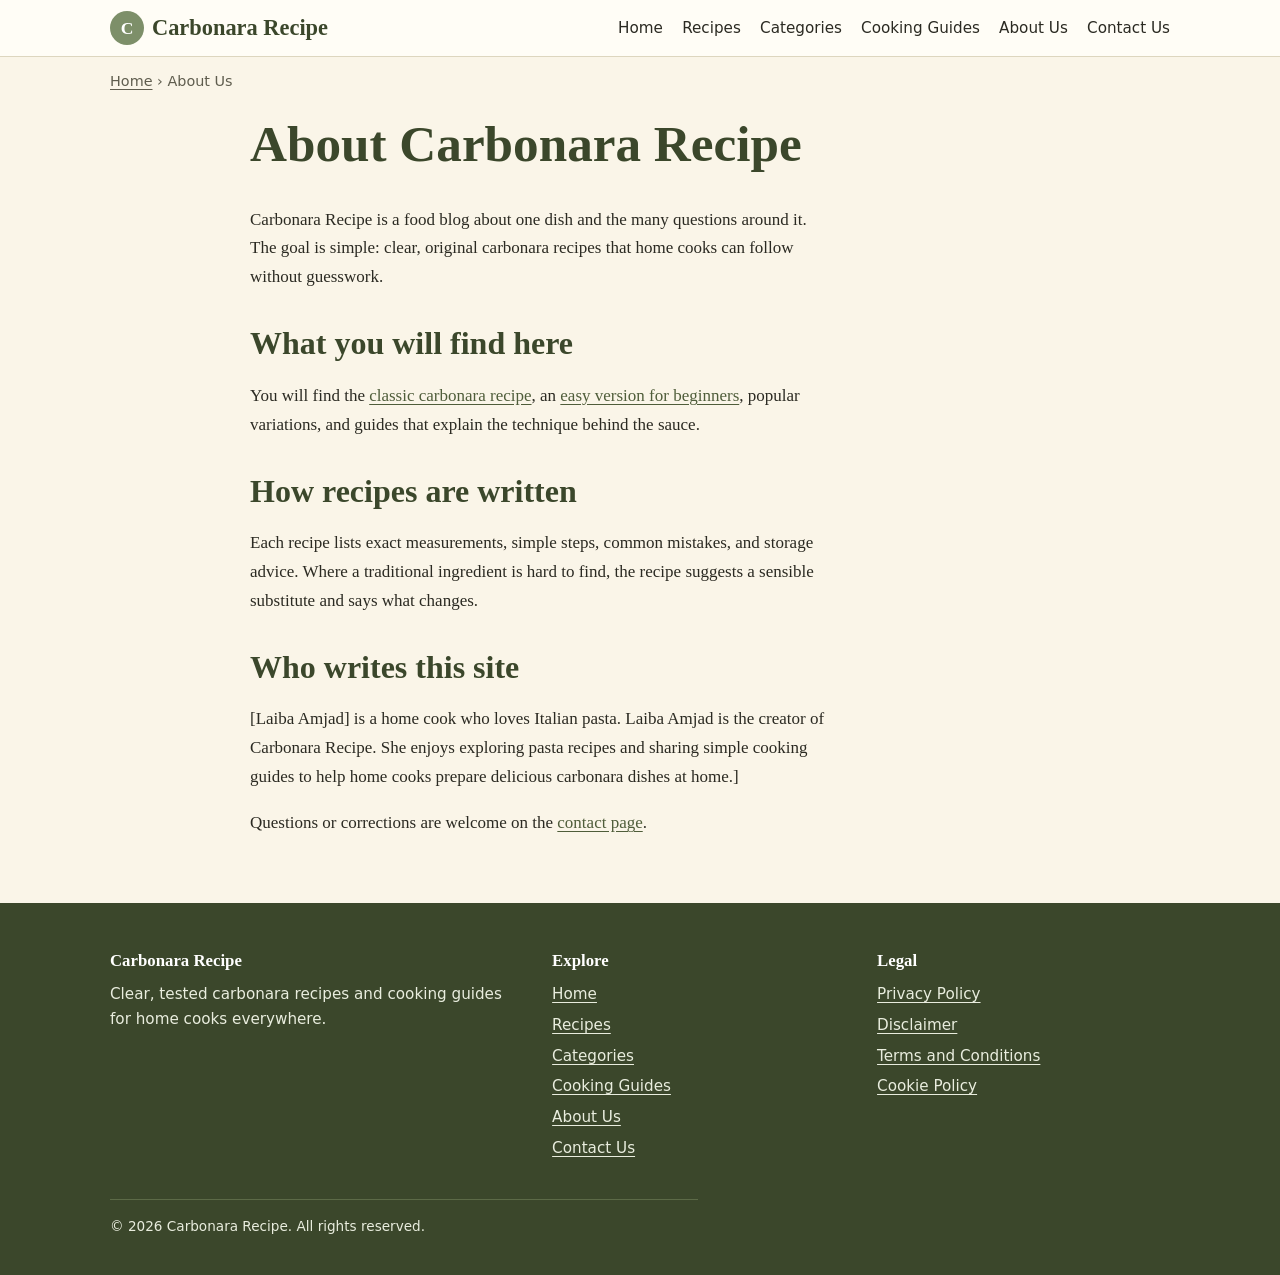
<file: about-us/index.html>
<!DOCTYPE html>
<html lang="en"><head><meta charset="utf-8"><meta name="viewport" content="width=device-width, initial-scale=1">
<title>About Carbonara Recipe</title><meta name="description" content="Learn who writes Carbonara Recipe and how every carbonara recipe and guide on this site is written and tested.">
<link rel="canonical" href="https://LaibaAmjad.github.io/carbonara-recipe/about-us/"><link rel="stylesheet" href="../style.css"></head><body>
<a class="skip" href="#main">Skip to content</a>
<header class="site-header"><div class="wrap"><a class="logo" href="../index.html"><span class="logo-mark" aria-hidden="true">C</span>Carbonara Recipe</a>
<nav class="nav" aria-label="Main"><ul><li><a href="../index.html">Home</a></li><li><a href="../recipes/">Recipes</a></li><li><a href="../categories/">Categories</a></li><li><a href="../pasta-cooking-guides/">Cooking Guides</a></li><li><a href="../about-us/">About Us</a></li><li><a href="../contact-us/">Contact Us</a></li></ul></nav></div></header>
<main id="main"><div class="wrap"><nav class="crumbs" aria-label="Breadcrumb"><a href="../index.html">Home</a> &rsaquo; About Us</nav></div><div class="page"><div class="wrap"><h1>About Carbonara Recipe</h1><p>Carbonara Recipe is a food blog about one dish and the many questions around it. The goal is simple: clear, original carbonara recipes that home cooks can follow without guesswork.</p>
<h2>What you will find here</h2><p>You will find the <a href="../classic-carbonara-recipe/">classic carbonara recipe</a>, an <a href="../easy-carbonara-recipe/">easy version for beginners</a>, popular variations, and guides that explain the technique behind the sauce.</p>
<h2>How recipes are written</h2><p>Each recipe lists exact measurements, simple steps, common mistakes, and storage advice. Where a traditional ingredient is hard to find, the recipe suggests a sensible substitute and says what changes.</p>
<h2>Who writes this site</h2><p>[Laiba Amjad] is a home cook who loves Italian pasta. Laiba Amjad is the creator of Carbonara Recipe. She enjoys exploring pasta recipes and sharing simple cooking guides to help home cooks prepare delicious carbonara dishes at home.]</p>
<p>Questions or corrections are welcome on the <a href="../contact-us/">contact page</a>.</p></div></div></main><footer class="site-footer"><div class="wrap"><div class="foot-grid">
<div><h2>Carbonara Recipe</h2><p>Clear, tested carbonara recipes and cooking guides for home cooks everywhere.</p></div>
<div><h2>Explore</h2><ul><li><a href="../index.html">Home</a></li><li><a href="../recipes/">Recipes</a></li><li><a href="../categories/">Categories</a></li><li><a href="../pasta-cooking-guides/">Cooking Guides</a></li><li><a href="../about-us/">About Us</a></li><li><a href="../contact-us/">Contact Us</a></li></ul></div>
<div><h2>Legal</h2><ul><li><a href="../privacy-policy/">Privacy Policy</a></li><li><a href="../disclaimer/">Disclaimer</a></li><li><a href="../terms-and-conditions/">Terms and Conditions</a></li><li><a href="../cookie-policy/">Cookie Policy</a></li></ul></div></div>
<p class="copy">&copy; 2026 Carbonara Recipe. All rights reserved.</p></div></footer></body></html>
</file>
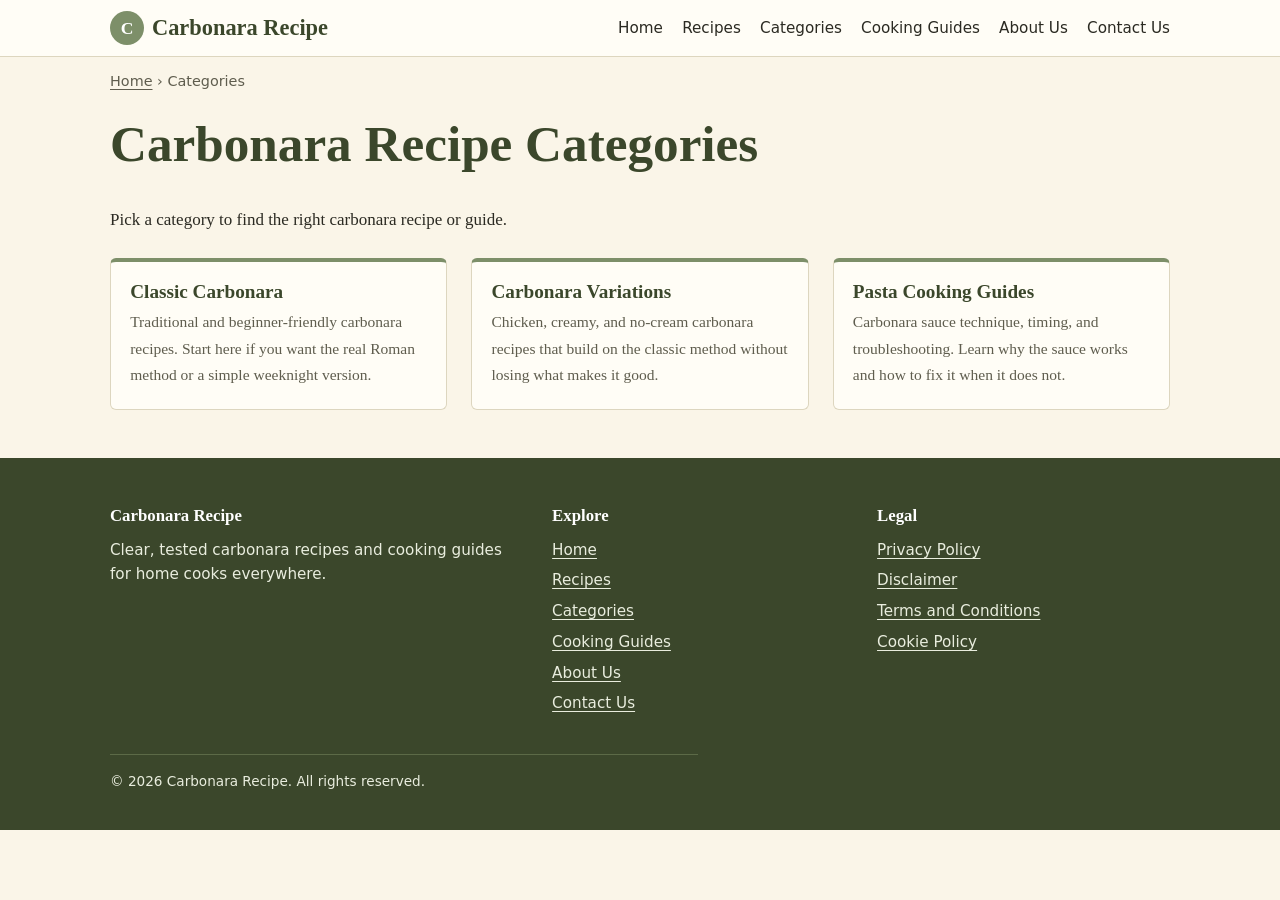
<file: categories/index.html>
<!DOCTYPE html>
<html lang="en"><head><meta charset="utf-8"><meta name="viewport" content="width=device-width, initial-scale=1">
<title>Carbonara Recipe Categories</title><meta name="description" content="Browse carbonara recipes by category: classic carbonara, carbonara variations, and pasta cooking guides.">
<link rel="canonical" href="https://YOUR-USERNAME.github.io/carbonara-recipe/categories/"><link rel="stylesheet" href="../style.css"></head><body>
<a class="skip" href="#main">Skip to content</a>
<header class="site-header"><div class="wrap"><a class="logo" href="../index.html"><span class="logo-mark" aria-hidden="true">C</span>Carbonara Recipe</a>
<nav class="nav" aria-label="Main"><ul><li><a href="../index.html">Home</a></li><li><a href="../recipes/">Recipes</a></li><li><a href="../categories/">Categories</a></li><li><a href="../pasta-cooking-guides/">Cooking Guides</a></li><li><a href="../about-us/">About Us</a></li><li><a href="../contact-us/">Contact Us</a></li></ul></nav></div></header>
<main id="main"><div class="wrap"><nav class="crumbs" aria-label="Breadcrumb"><a href="../index.html">Home</a> &rsaquo; Categories</nav></div><div class="page"><div class="wrap listing"><h1>Carbonara Recipe Categories</h1><p>Pick a category to find the right carbonara recipe or guide.</p><div class="grid" style="margin-top:1.5rem"><article class="card" style="border-top:4px solid var(--sage)"><div class="body"><h3><a href="../classic-carbonara/">Classic Carbonara</a></h3><p>Traditional and beginner-friendly carbonara recipes. Start here if you want the real Roman method or a simple weeknight version.</p></div></article><article class="card" style="border-top:4px solid var(--sage)"><div class="body"><h3><a href="../carbonara-variations/">Carbonara Variations</a></h3><p>Chicken, creamy, and no-cream carbonara recipes that build on the classic method without losing what makes it good.</p></div></article><article class="card" style="border-top:4px solid var(--sage)"><div class="body"><h3><a href="../pasta-cooking-guides/">Pasta Cooking Guides</a></h3><p>Carbonara sauce technique, timing, and troubleshooting. Learn why the sauce works and how to fix it when it does not.</p></div></article></div></div></div></main><footer class="site-footer"><div class="wrap"><div class="foot-grid">
<div><h2>Carbonara Recipe</h2><p>Clear, tested carbonara recipes and cooking guides for home cooks everywhere.</p></div>
<div><h2>Explore</h2><ul><li><a href="../index.html">Home</a></li><li><a href="../recipes/">Recipes</a></li><li><a href="../categories/">Categories</a></li><li><a href="../pasta-cooking-guides/">Cooking Guides</a></li><li><a href="../about-us/">About Us</a></li><li><a href="../contact-us/">Contact Us</a></li></ul></div>
<div><h2>Legal</h2><ul><li><a href="../privacy-policy/">Privacy Policy</a></li><li><a href="../disclaimer/">Disclaimer</a></li><li><a href="../terms-and-conditions/">Terms and Conditions</a></li><li><a href="../cookie-policy/">Cookie Policy</a></li></ul></div></div>
<p class="copy">&copy; 2026 Carbonara Recipe. All rights reserved.</p></div></footer></body></html>
</file>
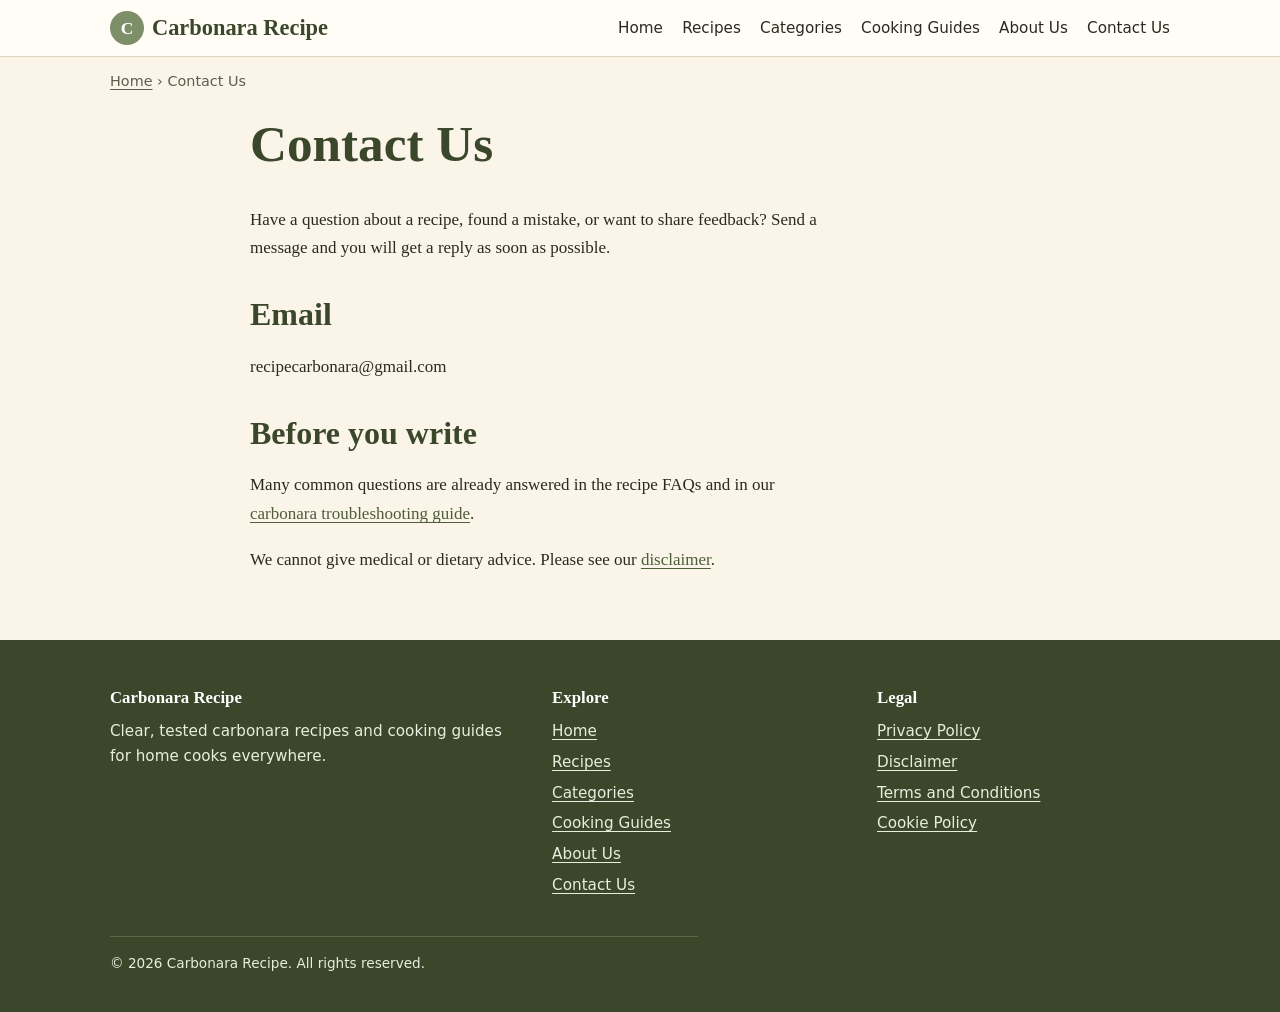
<file: contact-us/index.html>
<!DOCTYPE html>
<html lang="en"><head><meta charset="utf-8"><meta name="viewport" content="width=device-width, initial-scale=1">
<title>Contact Carbonara Recipe</title><meta name="description" content="Contact Carbonara Recipe with recipe questions, feedback, or corrections.">
<link rel="canonical" href="https://YOUR-USERNAME.github.io/carbonara-recipe/contact-us/"><link rel="stylesheet" href="../style.css"></head><body>
<a class="skip" href="#main">Skip to content</a>
<header class="site-header"><div class="wrap"><a class="logo" href="../index.html"><span class="logo-mark" aria-hidden="true">C</span>Carbonara Recipe</a>
<nav class="nav" aria-label="Main"><ul><li><a href="../index.html">Home</a></li><li><a href="../recipes/">Recipes</a></li><li><a href="../categories/">Categories</a></li><li><a href="../pasta-cooking-guides/">Cooking Guides</a></li><li><a href="../about-us/">About Us</a></li><li><a href="../contact-us/">Contact Us</a></li></ul></nav></div></header>
<main id="main"><div class="wrap"><nav class="crumbs" aria-label="Breadcrumb"><a href="../index.html">Home</a> &rsaquo; Contact Us</nav></div><div class="page"><div class="wrap"><h1>Contact Us</h1><p>Have a question about a recipe, found a mistake, or want to share feedback? Send a message and you will get a reply as soon as possible.</p>
<h2>Email</h2><p>recipecarbonara@gmail.com</p>
<h2>Before you write</h2><p>Many common questions are already answered in the recipe FAQs and in our <a href="../fix-carbonara-sauce-problems/">carbonara troubleshooting guide</a>.</p>
<p>We cannot give medical or dietary advice. Please see our <a href="../disclaimer/">disclaimer</a>.</p></div></div></main><footer class="site-footer"><div class="wrap"><div class="foot-grid">
<div><h2>Carbonara Recipe</h2><p>Clear, tested carbonara recipes and cooking guides for home cooks everywhere.</p></div>
<div><h2>Explore</h2><ul><li><a href="../index.html">Home</a></li><li><a href="../recipes/">Recipes</a></li><li><a href="../categories/">Categories</a></li><li><a href="../pasta-cooking-guides/">Cooking Guides</a></li><li><a href="../about-us/">About Us</a></li><li><a href="../contact-us/">Contact Us</a></li></ul></div>
<div><h2>Legal</h2><ul><li><a href="../privacy-policy/">Privacy Policy</a></li><li><a href="../disclaimer/">Disclaimer</a></li><li><a href="../terms-and-conditions/">Terms and Conditions</a></li><li><a href="../cookie-policy/">Cookie Policy</a></li></ul></div></div>
<p class="copy">&copy; 2026 Carbonara Recipe. All rights reserved.</p></div></footer></body></html>
</file>
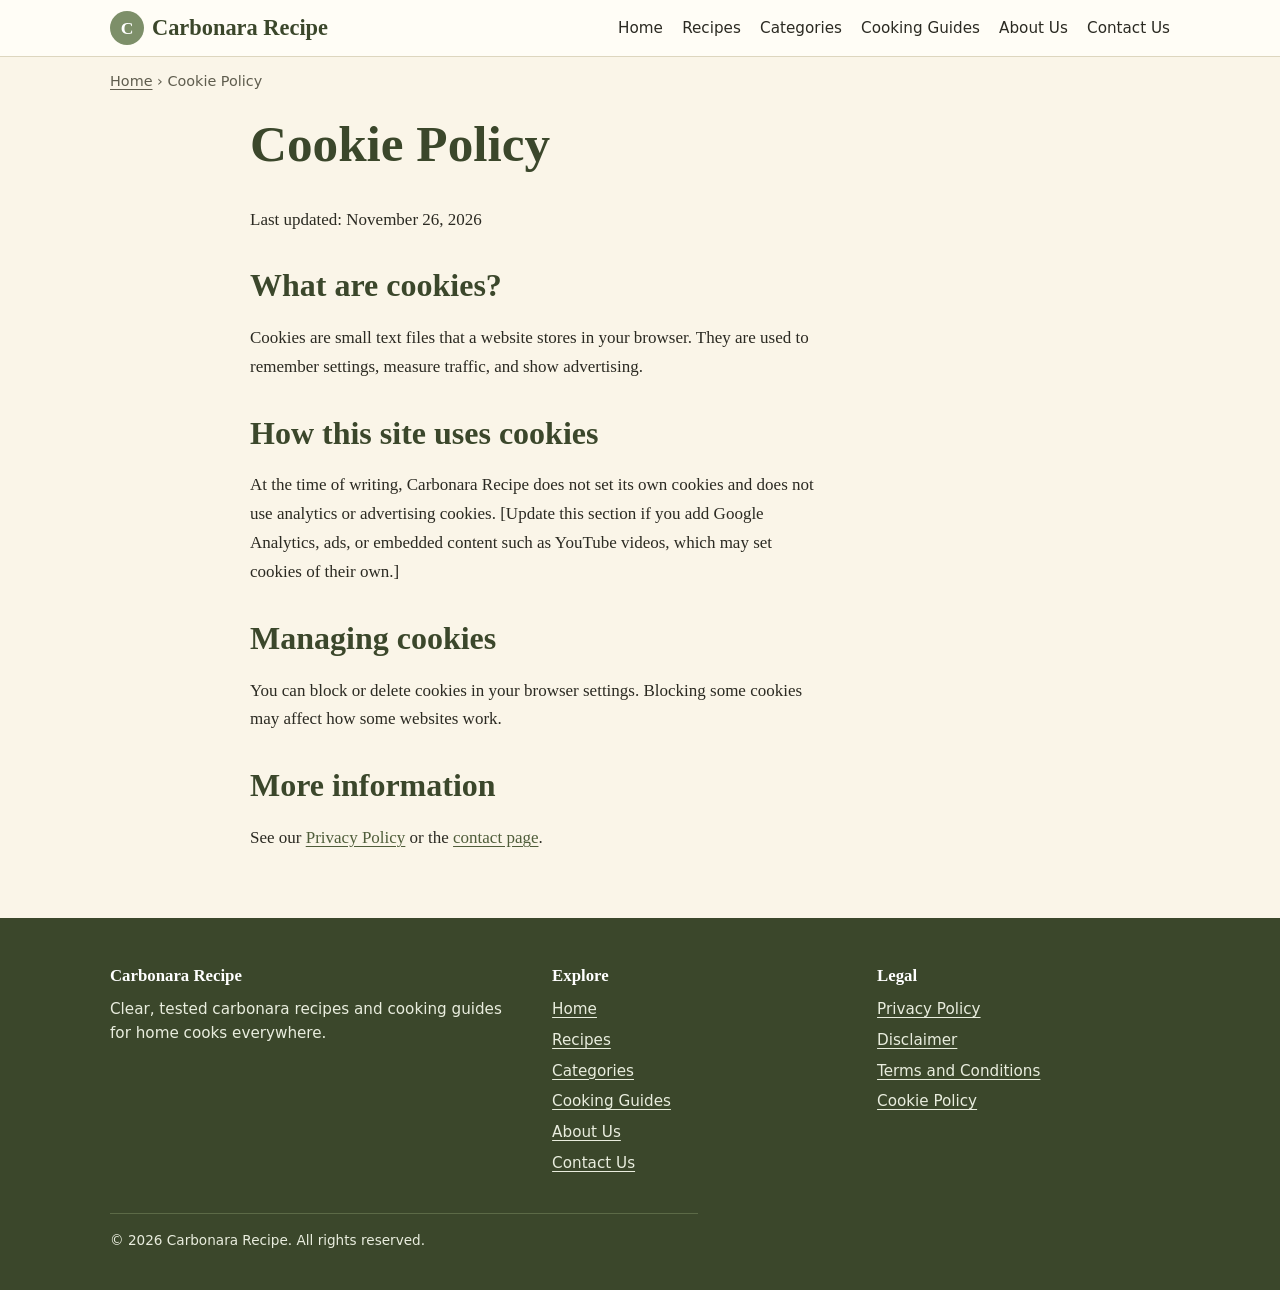
<file: cookie-policy/index.html>
<!DOCTYPE html>
<html lang="en"><head><meta charset="utf-8"><meta name="viewport" content="width=device-width, initial-scale=1">
<title>Cookie Policy | Carbonara Recipe</title><meta name="description" content="Cookie Policy explaining what cookies are and how Carbonara Recipe uses them.">
<link rel="canonical" href="https://YOUR-USERNAME.github.io/carbonara-recipe/cookie-policy/"><link rel="stylesheet" href="../style.css"></head><body>
<a class="skip" href="#main">Skip to content</a>
<header class="site-header"><div class="wrap"><a class="logo" href="../index.html"><span class="logo-mark" aria-hidden="true">C</span>Carbonara Recipe</a>
<nav class="nav" aria-label="Main"><ul><li><a href="../index.html">Home</a></li><li><a href="../recipes/">Recipes</a></li><li><a href="../categories/">Categories</a></li><li><a href="../pasta-cooking-guides/">Cooking Guides</a></li><li><a href="../about-us/">About Us</a></li><li><a href="../contact-us/">Contact Us</a></li></ul></nav></div></header>
<main id="main"><div class="wrap"><nav class="crumbs" aria-label="Breadcrumb"><a href="../index.html">Home</a> &rsaquo; Cookie Policy</nav></div><div class="page"><div class="wrap"><h1>Cookie Policy</h1><p>Last updated: November 26, 2026</p>
<h2>What are cookies?</h2><p>Cookies are small text files that a website stores in your browser. They are used to remember settings, measure traffic, and show advertising.</p>
<h2>How this site uses cookies</h2><p>At the time of writing, Carbonara Recipe does not set its own cookies and does not use analytics or advertising cookies. [Update this section if you add Google Analytics, ads, or embedded content such as YouTube videos, which may set cookies of their own.]</p>
<h2>Managing cookies</h2><p>You can block or delete cookies in your browser settings. Blocking some cookies may affect how some websites work.</p>
<h2>More information</h2><p>See our <a href="../privacy-policy/">Privacy Policy</a> or the <a href="../contact-us/">contact page</a>.</p></div></div></main><footer class="site-footer"><div class="wrap"><div class="foot-grid">
<div><h2>Carbonara Recipe</h2><p>Clear, tested carbonara recipes and cooking guides for home cooks everywhere.</p></div>
<div><h2>Explore</h2><ul><li><a href="../index.html">Home</a></li><li><a href="../recipes/">Recipes</a></li><li><a href="../categories/">Categories</a></li><li><a href="../pasta-cooking-guides/">Cooking Guides</a></li><li><a href="../about-us/">About Us</a></li><li><a href="../contact-us/">Contact Us</a></li></ul></div>
<div><h2>Legal</h2><ul><li><a href="../privacy-policy/">Privacy Policy</a></li><li><a href="../disclaimer/">Disclaimer</a></li><li><a href="../terms-and-conditions/">Terms and Conditions</a></li><li><a href="../cookie-policy/">Cookie Policy</a></li></ul></div></div>
<p class="copy">&copy; 2026 Carbonara Recipe. All rights reserved.</p></div></footer></body></html>
</file>
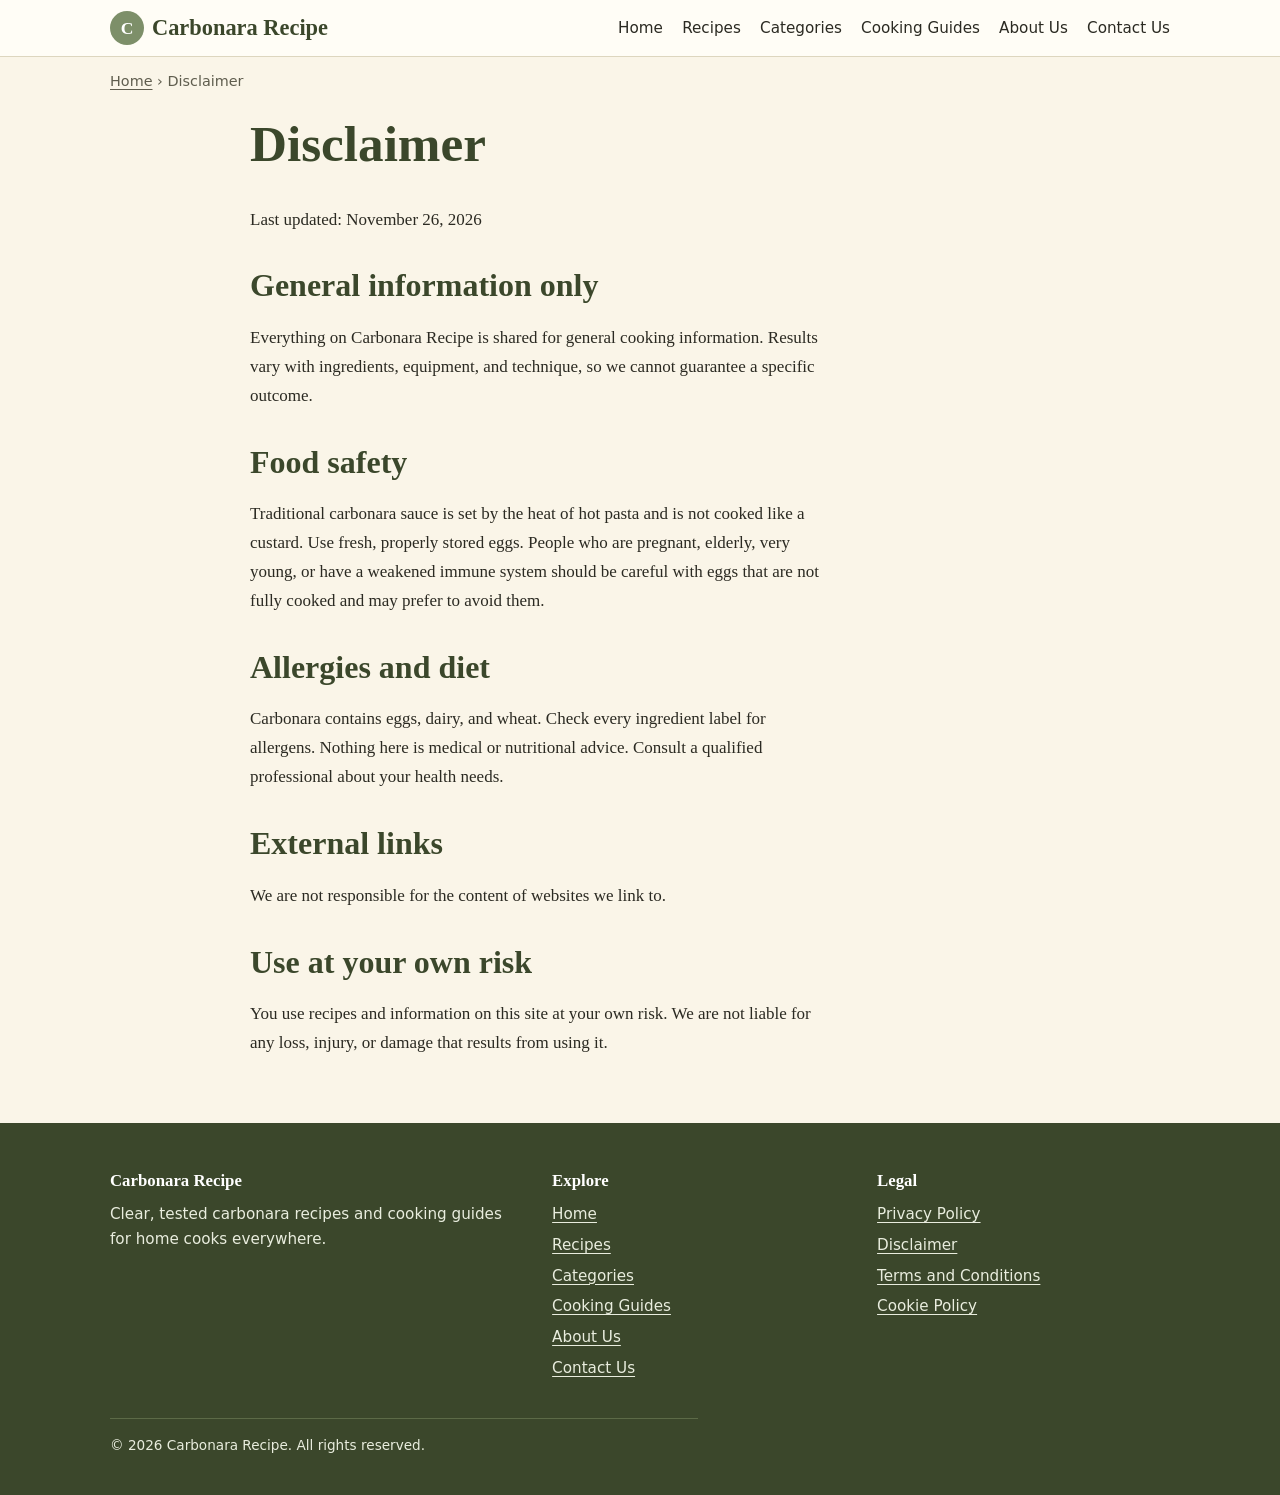
<file: disclaimer/index.html>
<!DOCTYPE html>
<html lang="en"><head><meta charset="utf-8"><meta name="viewport" content="width=device-width, initial-scale=1">
<title>Disclaimer | Carbonara Recipe</title><meta name="description" content="Disclaimer covering recipe results, food safety, nutrition, allergies, and external links on Carbonara Recipe.">
<link rel="canonical" href="https://YOUR-USERNAME.github.io/carbonara-recipe/disclaimer/"><link rel="stylesheet" href="../style.css"></head><body>
<a class="skip" href="#main">Skip to content</a>
<header class="site-header"><div class="wrap"><a class="logo" href="../index.html"><span class="logo-mark" aria-hidden="true">C</span>Carbonara Recipe</a>
<nav class="nav" aria-label="Main"><ul><li><a href="../index.html">Home</a></li><li><a href="../recipes/">Recipes</a></li><li><a href="../categories/">Categories</a></li><li><a href="../pasta-cooking-guides/">Cooking Guides</a></li><li><a href="../about-us/">About Us</a></li><li><a href="../contact-us/">Contact Us</a></li></ul></nav></div></header>
<main id="main"><div class="wrap"><nav class="crumbs" aria-label="Breadcrumb"><a href="../index.html">Home</a> &rsaquo; Disclaimer</nav></div><div class="page"><div class="wrap"><h1>Disclaimer</h1><p>Last updated: November 26, 2026</p>
<h2>General information only</h2><p>Everything on Carbonara Recipe is shared for general cooking information. Results vary with ingredients, equipment, and technique, so we cannot guarantee a specific outcome.</p>
<h2>Food safety</h2><p>Traditional carbonara sauce is set by the heat of hot pasta and is not cooked like a custard. Use fresh, properly stored eggs. People who are pregnant, elderly, very young, or have a weakened immune system should be careful with eggs that are not fully cooked and may prefer to avoid them.</p>
<h2>Allergies and diet</h2><p>Carbonara contains eggs, dairy, and wheat. Check every ingredient label for allergens. Nothing here is medical or nutritional advice. Consult a qualified professional about your health needs.</p>
<h2>External links</h2><p>We are not responsible for the content of websites we link to.</p>
<h2>Use at your own risk</h2><p>You use recipes and information on this site at your own risk. We are not liable for any loss, injury, or damage that results from using it.</p></div></div></main><footer class="site-footer"><div class="wrap"><div class="foot-grid">
<div><h2>Carbonara Recipe</h2><p>Clear, tested carbonara recipes and cooking guides for home cooks everywhere.</p></div>
<div><h2>Explore</h2><ul><li><a href="../index.html">Home</a></li><li><a href="../recipes/">Recipes</a></li><li><a href="../categories/">Categories</a></li><li><a href="../pasta-cooking-guides/">Cooking Guides</a></li><li><a href="../about-us/">About Us</a></li><li><a href="../contact-us/">Contact Us</a></li></ul></div>
<div><h2>Legal</h2><ul><li><a href="../privacy-policy/">Privacy Policy</a></li><li><a href="../disclaimer/">Disclaimer</a></li><li><a href="../terms-and-conditions/">Terms and Conditions</a></li><li><a href="../cookie-policy/">Cookie Policy</a></li></ul></div></div>
<p class="copy">&copy; 2026 Carbonara Recipe. All rights reserved.</p></div></footer></body></html>
</file>
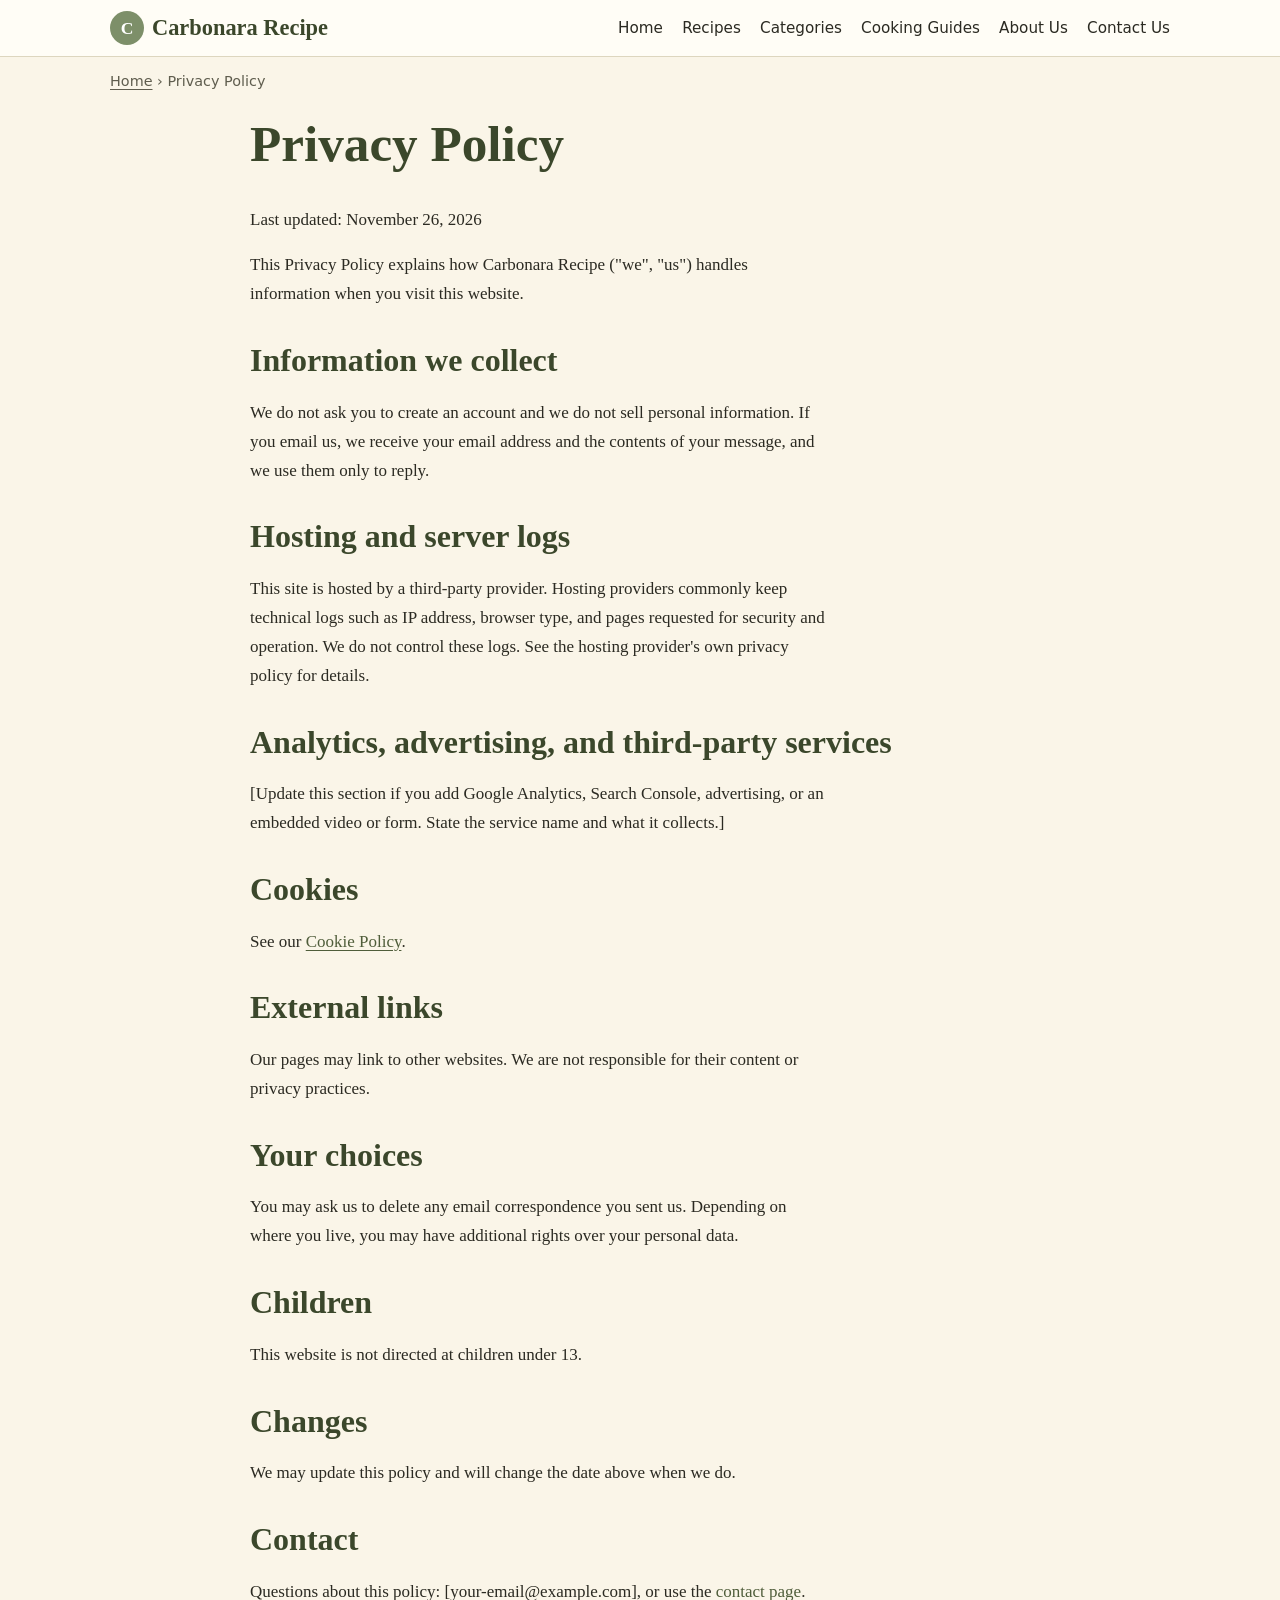
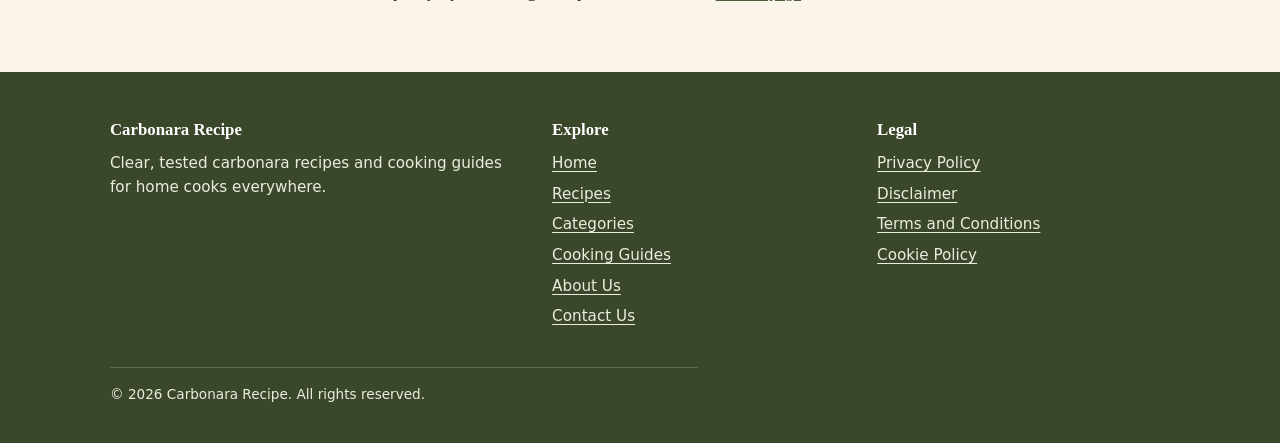
<file: privacy-policy/index.html>
<!DOCTYPE html>
<html lang="en"><head><meta charset="utf-8"><meta name="viewport" content="width=device-width, initial-scale=1">
<title>Privacy Policy | Carbonara Recipe</title><meta name="description" content="How Carbonara Recipe handles personal information, hosting data, and third-party services.">
<link rel="canonical" href="https://YOUR-USERNAME.github.io/carbonara-recipe/privacy-policy/"><link rel="stylesheet" href="../style.css"></head><body>
<a class="skip" href="#main">Skip to content</a>
<header class="site-header"><div class="wrap"><a class="logo" href="../index.html"><span class="logo-mark" aria-hidden="true">C</span>Carbonara Recipe</a>
<nav class="nav" aria-label="Main"><ul><li><a href="../index.html">Home</a></li><li><a href="../recipes/">Recipes</a></li><li><a href="../categories/">Categories</a></li><li><a href="../pasta-cooking-guides/">Cooking Guides</a></li><li><a href="../about-us/">About Us</a></li><li><a href="../contact-us/">Contact Us</a></li></ul></nav></div></header>
<main id="main"><div class="wrap"><nav class="crumbs" aria-label="Breadcrumb"><a href="../index.html">Home</a> &rsaquo; Privacy Policy</nav></div><div class="page"><div class="wrap"><h1>Privacy Policy</h1><p>Last updated: November 26, 2026</p>
<p>This Privacy Policy explains how Carbonara Recipe ("we", "us") handles information when you visit this website.</p>
<h2>Information we collect</h2><p>We do not ask you to create an account and we do not sell personal information. If you email us, we receive your email address and the contents of your message, and we use them only to reply.</p>
<h2>Hosting and server logs</h2><p>This site is hosted by a third-party provider. Hosting providers commonly keep technical logs such as IP address, browser type, and pages requested for security and operation. We do not control these logs. See the hosting provider's own privacy policy for details.</p>
<h2>Analytics, advertising, and third-party services</h2><p>[Update this section if you add Google Analytics, Search Console, advertising, or an embedded video or form. State the service name and what it collects.]</p>
<h2>Cookies</h2><p>See our <a href="../cookie-policy/">Cookie Policy</a>.</p>
<h2>External links</h2><p>Our pages may link to other websites. We are not responsible for their content or privacy practices.</p>
<h2>Your choices</h2><p>You may ask us to delete any email correspondence you sent us. Depending on where you live, you may have additional rights over your personal data.</p>
<h2>Children</h2><p>This website is not directed at children under 13.</p>
<h2>Changes</h2><p>We may update this policy and will change the date above when we do.</p>
<h2>Contact</h2><p>Questions about this policy: [your-email@example.com], or use the <a href="../contact-us/">contact page</a>.</p></div></div></main><footer class="site-footer"><div class="wrap"><div class="foot-grid">
<div><h2>Carbonara Recipe</h2><p>Clear, tested carbonara recipes and cooking guides for home cooks everywhere.</p></div>
<div><h2>Explore</h2><ul><li><a href="../index.html">Home</a></li><li><a href="../recipes/">Recipes</a></li><li><a href="../categories/">Categories</a></li><li><a href="../pasta-cooking-guides/">Cooking Guides</a></li><li><a href="../about-us/">About Us</a></li><li><a href="../contact-us/">Contact Us</a></li></ul></div>
<div><h2>Legal</h2><ul><li><a href="../privacy-policy/">Privacy Policy</a></li><li><a href="../disclaimer/">Disclaimer</a></li><li><a href="../terms-and-conditions/">Terms and Conditions</a></li><li><a href="../cookie-policy/">Cookie Policy</a></li></ul></div></div>
<p class="copy">&copy; 2026 Carbonara Recipe. All rights reserved.</p></div></footer></body></html>
</file>
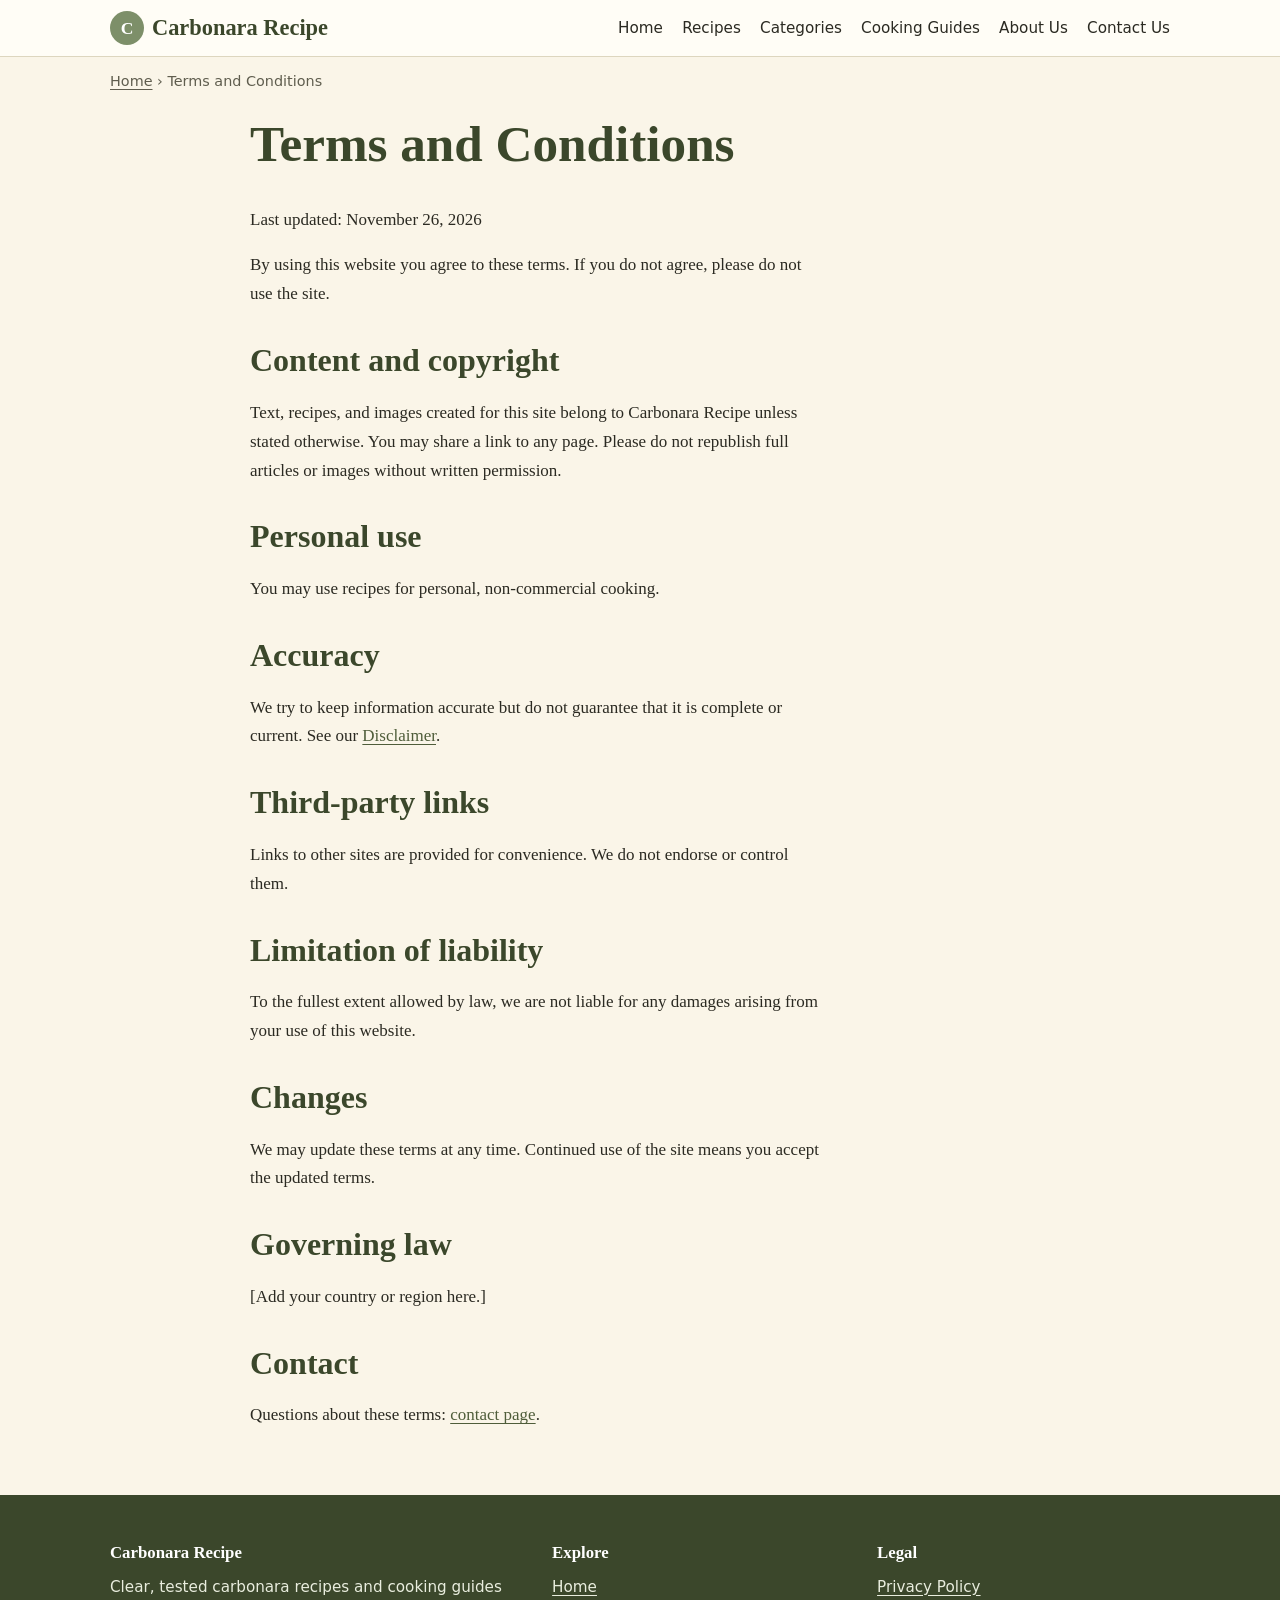
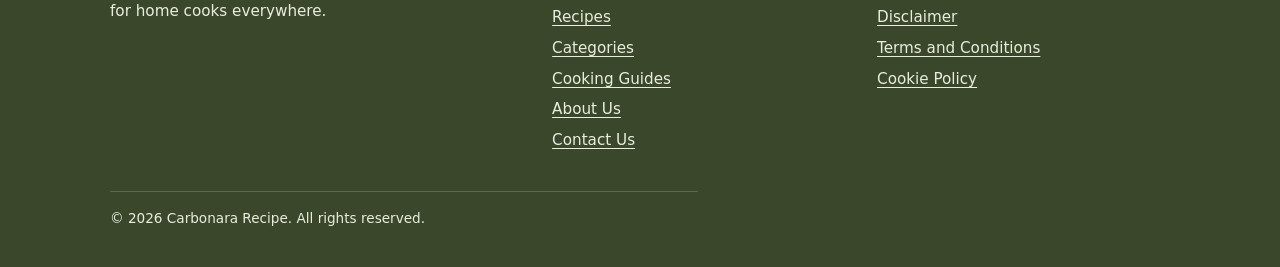
<file: terms-and-conditions/index.html>
<!DOCTYPE html>
<html lang="en"><head><meta charset="utf-8"><meta name="viewport" content="width=device-width, initial-scale=1">
<title>Terms and Conditions | Carbonara Recipe</title><meta name="description" content="Terms and Conditions for using Carbonara Recipe, including content use, links, and limits of liability.">
<link rel="canonical" href="https://YOUR-USERNAME.github.io/carbonara-recipe/terms-and-conditions/"><link rel="stylesheet" href="../style.css"></head><body>
<a class="skip" href="#main">Skip to content</a>
<header class="site-header"><div class="wrap"><a class="logo" href="../index.html"><span class="logo-mark" aria-hidden="true">C</span>Carbonara Recipe</a>
<nav class="nav" aria-label="Main"><ul><li><a href="../index.html">Home</a></li><li><a href="../recipes/">Recipes</a></li><li><a href="../categories/">Categories</a></li><li><a href="../pasta-cooking-guides/">Cooking Guides</a></li><li><a href="../about-us/">About Us</a></li><li><a href="../contact-us/">Contact Us</a></li></ul></nav></div></header>
<main id="main"><div class="wrap"><nav class="crumbs" aria-label="Breadcrumb"><a href="../index.html">Home</a> &rsaquo; Terms and Conditions</nav></div><div class="page"><div class="wrap"><h1>Terms and Conditions</h1><p>Last updated: November 26, 2026</p>
<p>By using this website you agree to these terms. If you do not agree, please do not use the site.</p>
<h2>Content and copyright</h2><p>Text, recipes, and images created for this site belong to Carbonara Recipe unless stated otherwise. You may share a link to any page. Please do not republish full articles or images without written permission.</p>
<h2>Personal use</h2><p>You may use recipes for personal, non-commercial cooking.</p>
<h2>Accuracy</h2><p>We try to keep information accurate but do not guarantee that it is complete or current. See our <a href="../disclaimer/">Disclaimer</a>.</p>
<h2>Third-party links</h2><p>Links to other sites are provided for convenience. We do not endorse or control them.</p>
<h2>Limitation of liability</h2><p>To the fullest extent allowed by law, we are not liable for any damages arising from your use of this website.</p>
<h2>Changes</h2><p>We may update these terms at any time. Continued use of the site means you accept the updated terms.</p>
<h2>Governing law</h2><p>[Add your country or region here.]</p>
<h2>Contact</h2><p>Questions about these terms: <a href="../contact-us/">contact page</a>.</p></div></div></main><footer class="site-footer"><div class="wrap"><div class="foot-grid">
<div><h2>Carbonara Recipe</h2><p>Clear, tested carbonara recipes and cooking guides for home cooks everywhere.</p></div>
<div><h2>Explore</h2><ul><li><a href="../index.html">Home</a></li><li><a href="../recipes/">Recipes</a></li><li><a href="../categories/">Categories</a></li><li><a href="../pasta-cooking-guides/">Cooking Guides</a></li><li><a href="../about-us/">About Us</a></li><li><a href="../contact-us/">Contact Us</a></li></ul></div>
<div><h2>Legal</h2><ul><li><a href="../privacy-policy/">Privacy Policy</a></li><li><a href="../disclaimer/">Disclaimer</a></li><li><a href="../terms-and-conditions/">Terms and Conditions</a></li><li><a href="../cookie-policy/">Cookie Policy</a></li></ul></div></div>
<p class="copy">&copy; 2026 Carbonara Recipe. All rights reserved.</p></div></footer></body></html>
</file>
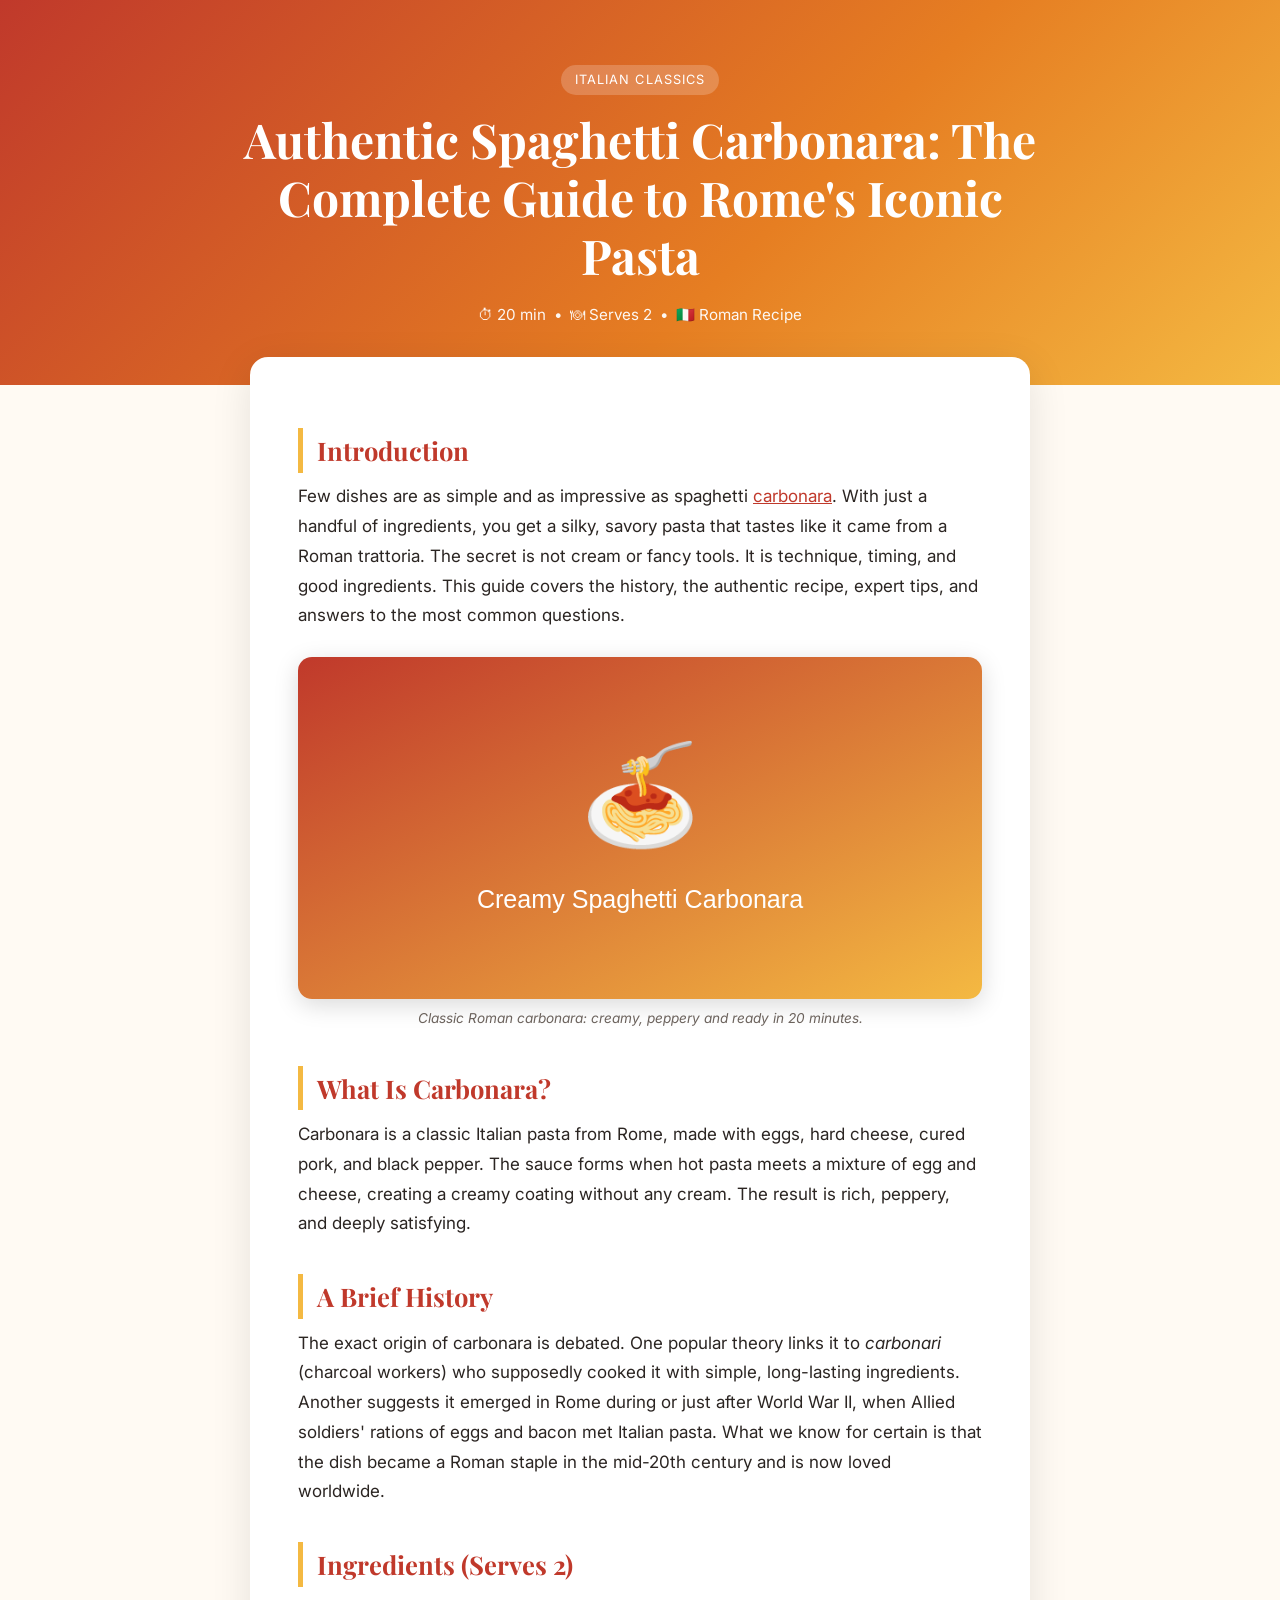
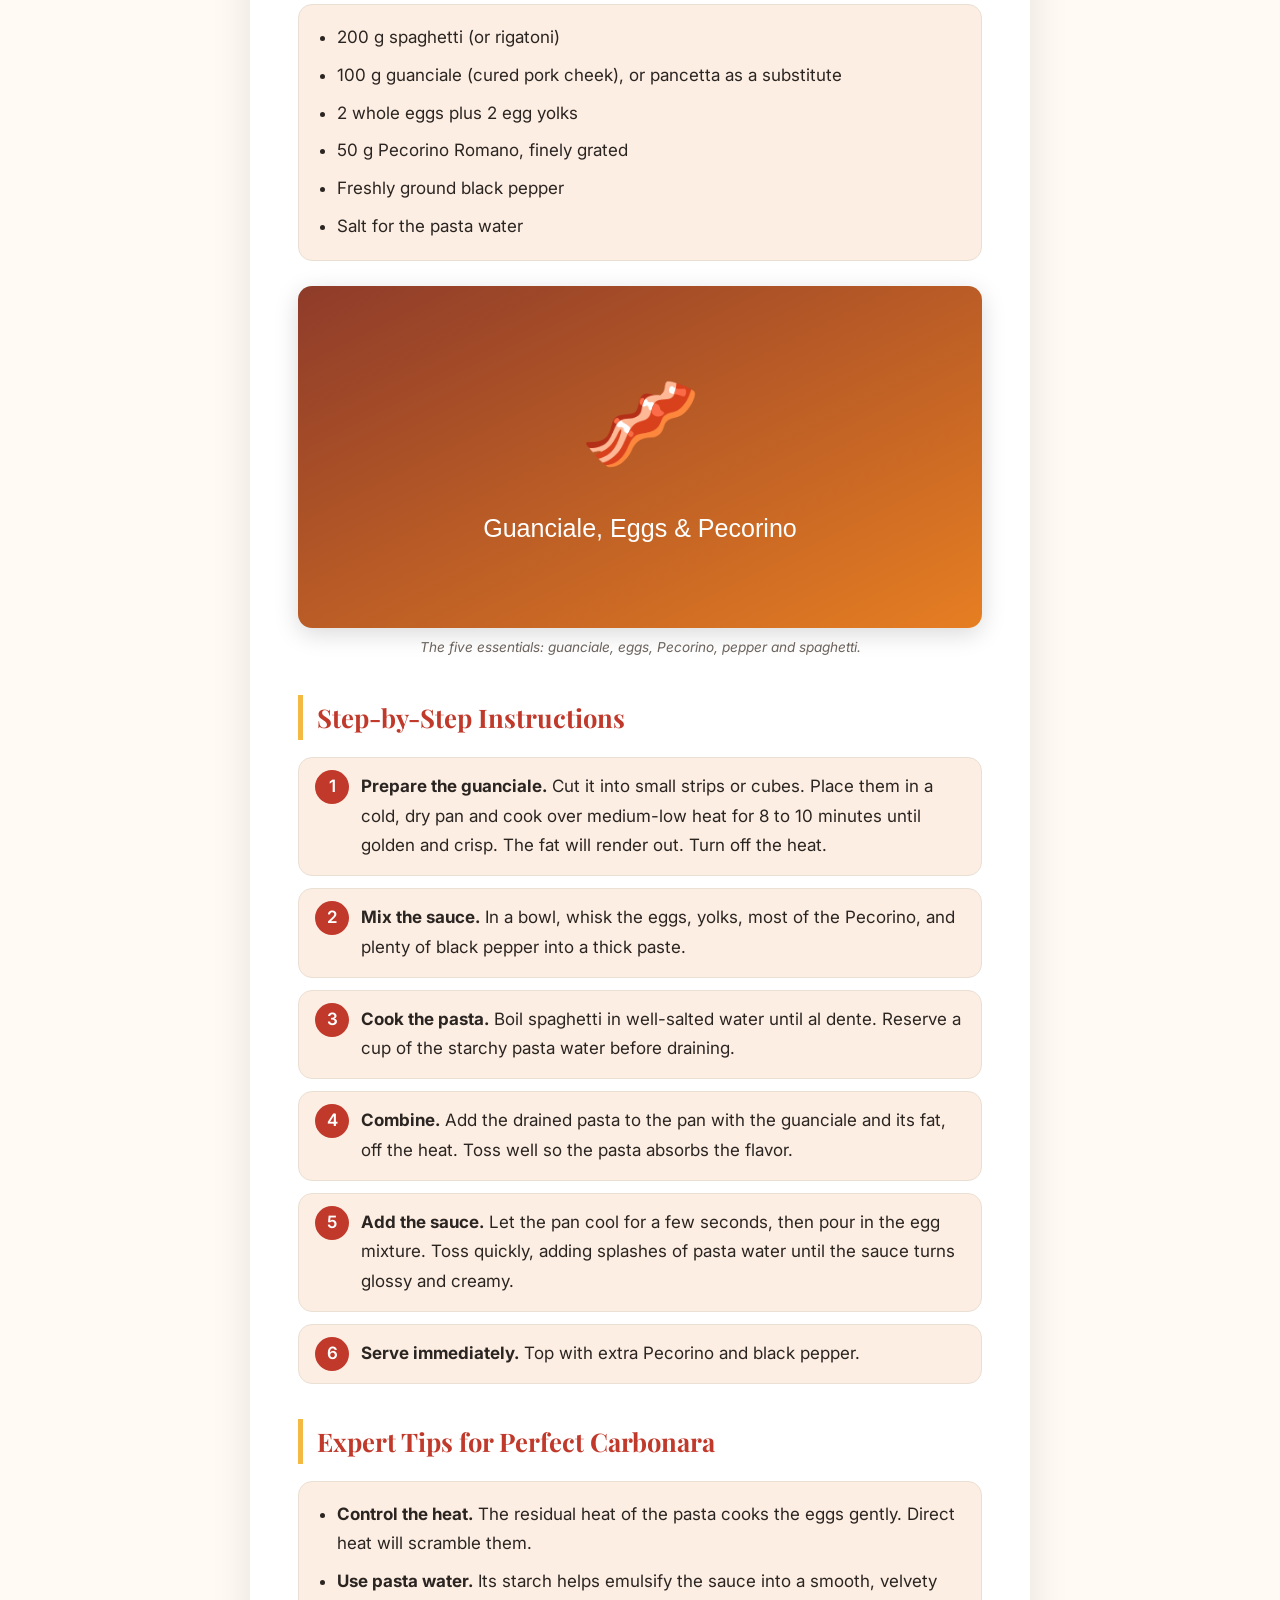
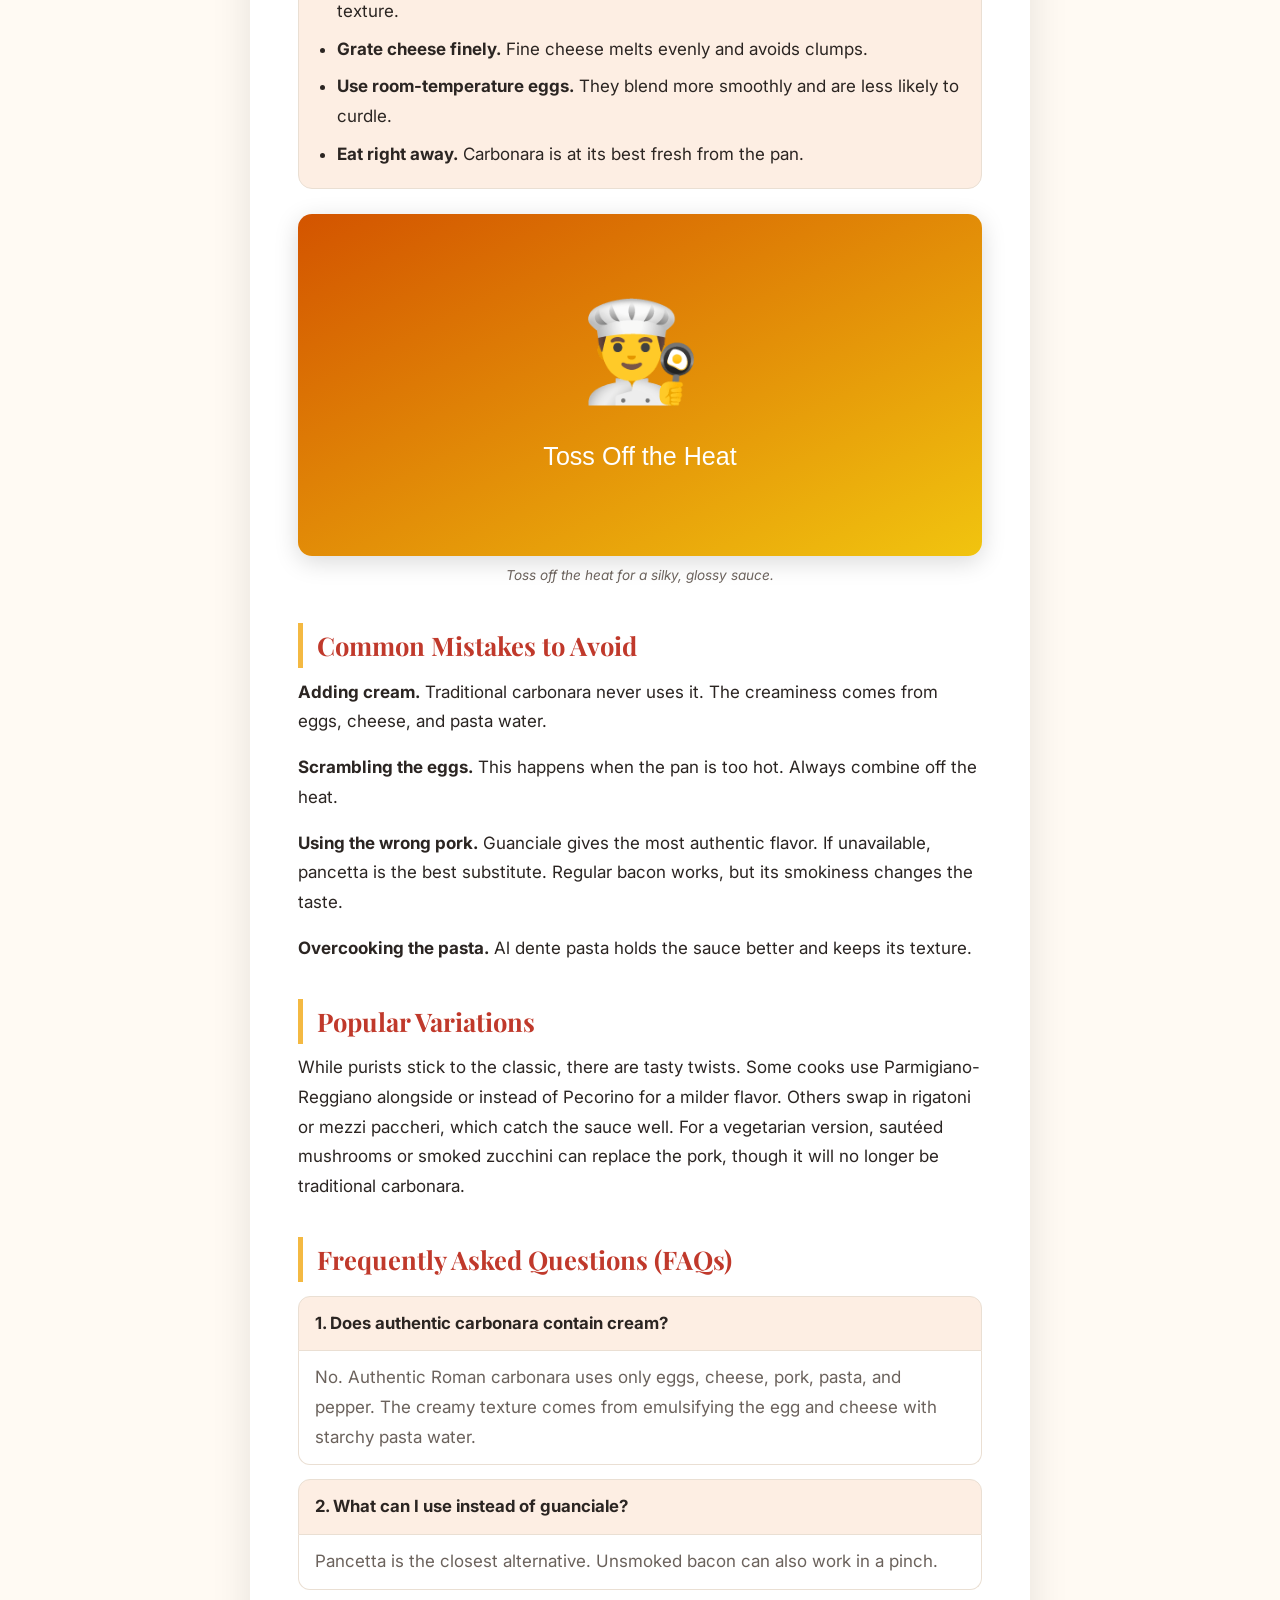
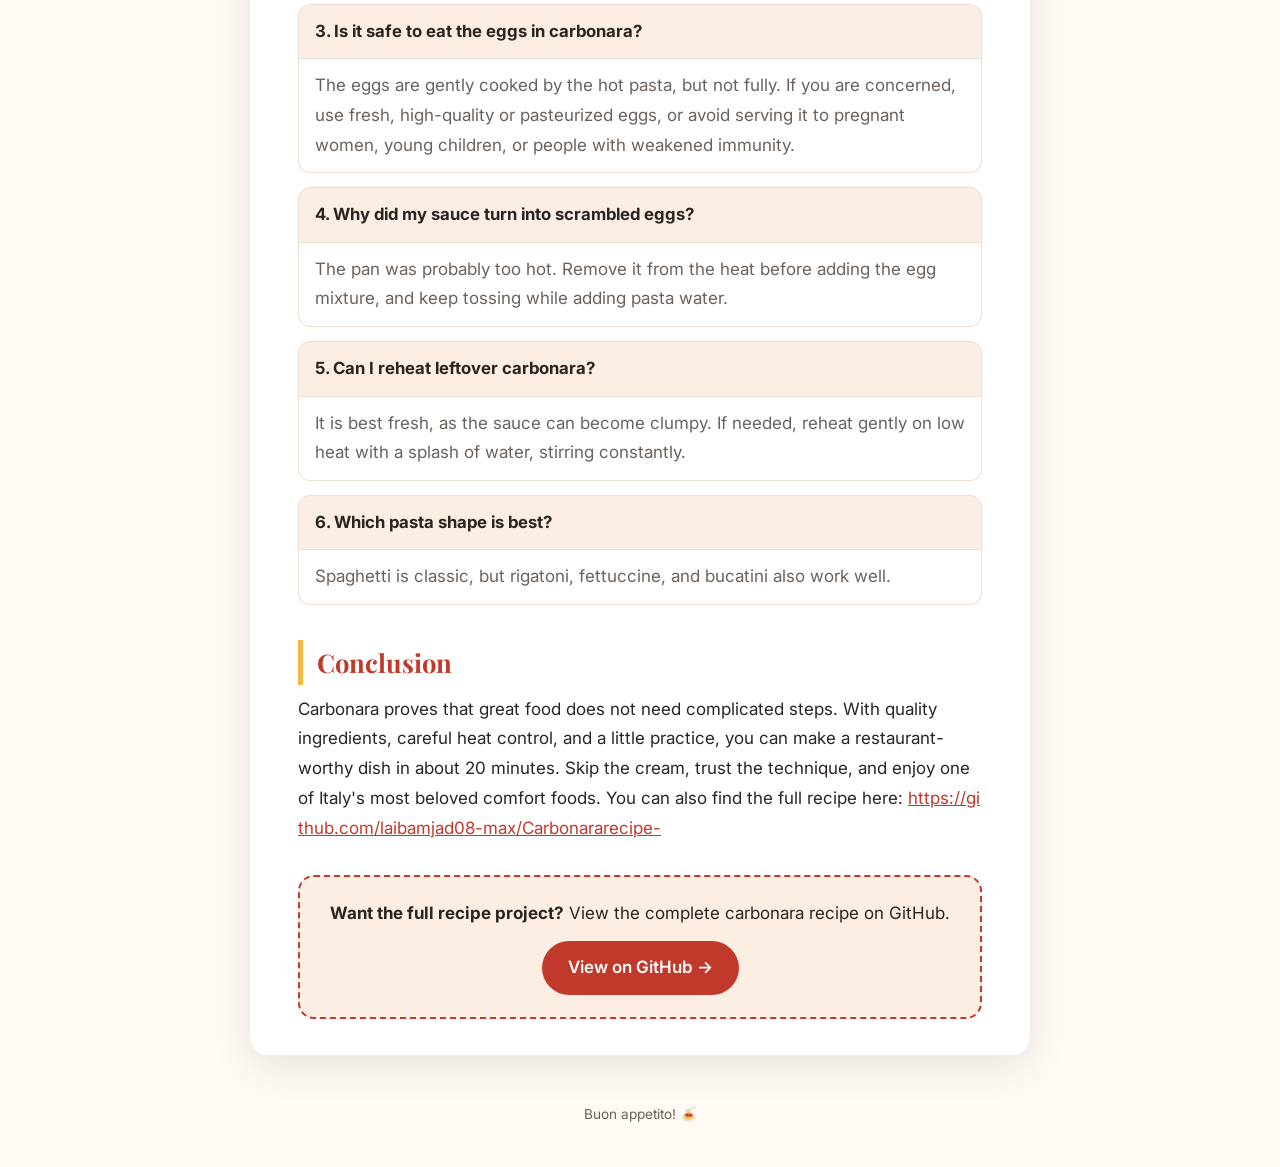
<file: index.html.html>
<!DOCTYPE html>
<html lang="en">
<head>
<meta charset="UTF-8">
<meta name="viewport" content="width=device-width, initial-scale=1">
<title>Authentic Spaghetti Carbonara: The Complete Guide to Rome's Iconic Pasta</title>
<meta name="description" content="Learn how to make authentic Roman spaghetti carbonara with guanciale, eggs, Pecorino Romano and black pepper. Includes history, tips, mistakes to avoid and FAQs.">
<link rel="preconnect" href="https://fonts.googleapis.com">
<link rel="preconnect" href="https://fonts.gstatic.com" crossorigin>
<link href="https://fonts.googleapis.com/css2?family=Inter:wght@400;500;600&family=Playfair+Display:wght@600;700&display=swap" rel="stylesheet">
<style>
  :root { --bg:#fffaf3; --card:#ffffff; --text:#2b2522; --muted:#6b625c; --accent:#c0392b; --accent2:#f4b942; --soft:#fdeee3; --line:#eadfd3; }
  @media (prefers-color-scheme: dark) {
    :root { --bg:#16120f; --card:#211b17; --text:#f1e9e1; --muted:#b3a79d; --accent:#ef7d6a; --accent2:#f4b942; --soft:#2c221b; --line:#3a2f27; }
  }
  * { box-sizing:border-box; }
  body { font-family:Inter, system-ui, sans-serif; background:var(--bg); color:var(--text); line-height:1.75; margin:0; font-size:17px; }
  .hero { background:linear-gradient(135deg,#c0392b,#e67e22 60%,#f4b942); color:#fff; padding:64px 20px 56px; text-align:center; }
  .hero .tag { display:inline-block; background:rgba(255,255,255,.2); padding:4px 14px; border-radius:999px; font-size:.8rem; letter-spacing:.08em; text-transform:uppercase; margin-bottom:16px; }
  .hero h1 { font-family:"Playfair Display", Georgia, serif; font-size:clamp(1.9rem,5vw,3rem); line-height:1.2; margin:0 auto; max-width:800px; }
  .hero .meta { margin-top:18px; font-size:.95rem; opacity:.95; }
  article { max-width:780px; margin:-28px auto 48px; background:var(--card); padding:36px clamp(18px,5vw,48px); border-radius:18px; box-shadow:0 10px 40px rgba(0,0,0,.10); }
  h2 { font-family:"Playfair Display", Georgia, serif; font-size:1.6rem; color:var(--accent); margin:2.2rem 0 .6rem; padding-left:14px; border-left:5px solid var(--accent2); }
  h3 { font-size:1.05rem; margin:1.2rem 0 4px; }
  p { margin:0 0 1rem; }
  ul, ol { padding-left:1.3rem; }
  li { margin-bottom:8px; }
  h2 + ul { background:var(--soft); border:1px solid var(--line); border-radius:14px; padding:18px 18px 10px 38px; }
  ol { counter-reset:step; list-style:none; padding:0; }
  ol li { counter-increment:step; position:relative; padding:14px 16px 14px 62px; margin-bottom:12px; background:var(--soft); border-radius:14px; border:1px solid var(--line); }
  ol li::before { content:counter(step); position:absolute; left:16px; top:12px; width:34px; height:34px; border-radius:50%; background:var(--accent); color:#fff; font-weight:600; display:flex; align-items:center; justify-content:center; }
  .faq h3 { background:var(--soft); border:1px solid var(--line); border-radius:12px 12px 0 0; padding:12px 16px; margin:14px 0 0; }
  .faq p { border:1px solid var(--line); border-top:0; border-radius:0 0 12px 12px; padding:12px 16px; margin:0; color:var(--muted); }
  h2:last-of-type { margin-top:2.2rem; }
  footer { text-align:center; color:var(--muted); font-size:.85rem; padding:0 16px 40px; }
  figure { margin:1.6rem 0; }
  figure img { width:100%; height:auto; display:block; border-radius:14px; box-shadow:0 6px 24px rgba(0,0,0,.15); }
  figcaption { text-align:center; font-size:.85rem; color:var(--muted); margin-top:8px; font-style:italic; }
  .cta { margin:2rem 0 0; padding:22px; text-align:center; background:var(--soft); border:2px dashed var(--accent); border-radius:16px; }
  .cta p { margin:0 0 12px; }
  .btn { display:inline-block; background:var(--accent); color:#fff; text-decoration:none; font-weight:600; padding:12px 26px; border-radius:999px; transition:transform .15s, box-shadow .15s; }
  .btn:hover { transform:translateY(-2px); box-shadow:0 6px 16px rgba(0,0,0,.2); }
  a { color:var(--accent); }
</style>
</head>
<body>
<header class="hero">
  <span class="tag">Italian Classics</span>
  <h1>Authentic Spaghetti Carbonara: The Complete Guide to Rome's Iconic Pasta</h1>
  <div class="meta">&#9201; 20 min &nbsp;&bull;&nbsp; &#127869; Serves 2 &nbsp;&bull;&nbsp; &#127470;&#127481; Roman Recipe</div>
</header>
<article>

<h2>Introduction</h2>
<p>Few dishes are as simple and as impressive as spaghetti <a href="https://github.com/laibamjad08-max/Carbonararecipe-" target="_blank" rel="noopener noreferrer">carbonara</a>. With just a handful of ingredients, you get a silky, savory pasta that tastes like it came from a Roman trattoria. The secret is not cream or fancy tools. It is technique, timing, and good ingredients. This guide covers the history, the authentic recipe, expert tips, and answers to the most common questions.</p>

<figure>
  <!-- Replace src with your own photo URL, e.g. src="images/carbonara.jpg" -->
  <img src="data:image/svg+xml,%3Csvg%20xmlns%3D%27http%3A//www.w3.org/2000/svg%27%20width%3D%271200%27%20height%3D%27600%27%20viewBox%3D%270%200%201200%20600%27%3E%3Cdefs%3E%3ClinearGradient%20id%3D%27g%27%20x1%3D%270%27%20y1%3D%270%27%20x2%3D%271%27%20y2%3D%271%27%3E%3Cstop%20offset%3D%270%27%20stop-color%3D%27%23c0392b%27/%3E%3Cstop%20offset%3D%271%27%20stop-color%3D%27%23f4b942%27/%3E%3C/linearGradient%3E%3C/defs%3E%3Crect%20width%3D%271200%27%20height%3D%27600%27%20fill%3D%27url%28%23g%29%27/%3E%3Ctext%20x%3D%27600%27%20y%3D%27300%27%20font-size%3D%27170%27%20text-anchor%3D%27middle%27%3E%F0%9F%8D%9D%3C/text%3E%3Ctext%20x%3D%27600%27%20y%3D%27440%27%20font-size%3D%2744%27%20fill%3D%27white%27%20text-anchor%3D%27middle%27%20font-family%3D%27sans-serif%27%3ECreamy%20Spaghetti%20Carbonara%3C/text%3E%3C/svg%3E" alt="Plate of creamy spaghetti carbonara with crispy guanciale and black pepper" width="1200" height="600" loading="lazy">
  <figcaption>Classic Roman carbonara: creamy, peppery and ready in 20 minutes.</figcaption>
</figure>

<h2>What Is Carbonara?</h2>
<p>Carbonara is a classic Italian pasta from Rome, made with eggs, hard cheese, cured pork, and black pepper. The sauce forms when hot pasta meets a mixture of egg and cheese, creating a creamy coating without any cream. The result is rich, peppery, and deeply satisfying.</p>

<h2>A Brief History</h2>
<p>The exact origin of carbonara is debated. One popular theory links it to <em>carbonari</em> (charcoal workers) who supposedly cooked it with simple, long-lasting ingredients. Another suggests it emerged in Rome during or just after World War II, when Allied soldiers' rations of eggs and bacon met Italian pasta. What we know for certain is that the dish became a Roman staple in the mid-20th century and is now loved worldwide.</p>

<h2>Ingredients (Serves 2)</h2>
<ul>
  <li>200 g spaghetti (or rigatoni)</li>
  <li>100 g guanciale (cured pork cheek), or pancetta as a substitute</li>
  <li>2 whole eggs plus 2 egg yolks</li>
  <li>50 g Pecorino Romano, finely grated</li>
  <li>Freshly ground black pepper</li>
  <li>Salt for the pasta water</li>
</ul>

<figure>
  <!-- Replace src with your own photo URL, e.g. src="images/carbonara.jpg" -->
  <img src="data:image/svg+xml,%3Csvg%20xmlns%3D%27http%3A//www.w3.org/2000/svg%27%20width%3D%271200%27%20height%3D%27600%27%20viewBox%3D%270%200%201200%20600%27%3E%3Cdefs%3E%3ClinearGradient%20id%3D%27g%27%20x1%3D%270%27%20y1%3D%270%27%20x2%3D%271%27%20y2%3D%271%27%3E%3Cstop%20offset%3D%270%27%20stop-color%3D%27%238e3b2a%27/%3E%3Cstop%20offset%3D%271%27%20stop-color%3D%27%23e67e22%27/%3E%3C/linearGradient%3E%3C/defs%3E%3Crect%20width%3D%271200%27%20height%3D%27600%27%20fill%3D%27url%28%23g%29%27/%3E%3Ctext%20x%3D%27600%27%20y%3D%27300%27%20font-size%3D%27170%27%20text-anchor%3D%27middle%27%3E%F0%9F%A5%93%3C/text%3E%3Ctext%20x%3D%27600%27%20y%3D%27440%27%20font-size%3D%2744%27%20fill%3D%27white%27%20text-anchor%3D%27middle%27%20font-family%3D%27sans-serif%27%3EGuanciale%2C%20Eggs%20%26amp%3B%20Pecorino%3C/text%3E%3C/svg%3E" alt="Carbonara ingredients: guanciale, eggs, Pecorino Romano and black pepper" width="1200" height="600" loading="lazy">
  <figcaption>The five essentials: guanciale, eggs, Pecorino, pepper and spaghetti.</figcaption>
</figure>

<h2>Step-by-Step Instructions</h2>
<ol>
  <li><strong>Prepare the guanciale.</strong> Cut it into small strips or cubes. Place them in a cold, dry pan and cook over medium-low heat for 8 to 10 minutes until golden and crisp. The fat will render out. Turn off the heat.</li>
  <li><strong>Mix the sauce.</strong> In a bowl, whisk the eggs, yolks, most of the Pecorino, and plenty of black pepper into a thick paste.</li>
  <li><strong>Cook the pasta.</strong> Boil spaghetti in well-salted water until al dente. Reserve a cup of the starchy pasta water before draining.</li>
  <li><strong>Combine.</strong> Add the drained pasta to the pan with the guanciale and its fat, off the heat. Toss well so the pasta absorbs the flavor.</li>
  <li><strong>Add the sauce.</strong> Let the pan cool for a few seconds, then pour in the egg mixture. Toss quickly, adding splashes of pasta water until the sauce turns glossy and creamy.</li>
  <li><strong>Serve immediately.</strong> Top with extra Pecorino and black pepper.</li>
</ol>

<h2>Expert Tips for Perfect Carbonara</h2>
<ul>
  <li><strong>Control the heat.</strong> The residual heat of the pasta cooks the eggs gently. Direct heat will scramble them.</li>
  <li><strong>Use pasta water.</strong> Its starch helps emulsify the sauce into a smooth, velvety texture.</li>
  <li><strong>Grate cheese finely.</strong> Fine cheese melts evenly and avoids clumps.</li>
  <li><strong>Use room-temperature eggs.</strong> They blend more smoothly and are less likely to curdle.</li>
  <li><strong>Eat right away.</strong> Carbonara is at its best fresh from the pan.</li>
</ul>

<figure>
  <!-- Replace src with your own photo URL, e.g. src="images/carbonara.jpg" -->
  <img src="data:image/svg+xml,%3Csvg%20xmlns%3D%27http%3A//www.w3.org/2000/svg%27%20width%3D%271200%27%20height%3D%27600%27%20viewBox%3D%270%200%201200%20600%27%3E%3Cdefs%3E%3ClinearGradient%20id%3D%27g%27%20x1%3D%270%27%20y1%3D%270%27%20x2%3D%271%27%20y2%3D%271%27%3E%3Cstop%20offset%3D%270%27%20stop-color%3D%27%23d35400%27/%3E%3Cstop%20offset%3D%271%27%20stop-color%3D%27%23f1c40f%27/%3E%3C/linearGradient%3E%3C/defs%3E%3Crect%20width%3D%271200%27%20height%3D%27600%27%20fill%3D%27url%28%23g%29%27/%3E%3Ctext%20x%3D%27600%27%20y%3D%27300%27%20font-size%3D%27170%27%20text-anchor%3D%27middle%27%3E%F0%9F%91%A8%E2%80%8D%F0%9F%8D%B3%3C/text%3E%3Ctext%20x%3D%27600%27%20y%3D%27440%27%20font-size%3D%2744%27%20fill%3D%27white%27%20text-anchor%3D%27middle%27%20font-family%3D%27sans-serif%27%3EToss%20Off%20the%20Heat%3C/text%3E%3C/svg%3E" alt="Tossing pasta with egg and cheese sauce in a pan off the heat" width="1200" height="600" loading="lazy">
  <figcaption>Toss off the heat for a silky, glossy sauce.</figcaption>
</figure>

<h2>Common Mistakes to Avoid</h2>
<p><strong>Adding cream.</strong> Traditional carbonara never uses it. The creaminess comes from eggs, cheese, and pasta water.</p>
<p><strong>Scrambling the eggs.</strong> This happens when the pan is too hot. Always combine off the heat.</p>
<p><strong>Using the wrong pork.</strong> Guanciale gives the most authentic flavor. If unavailable, pancetta is the best substitute. Regular bacon works, but its smokiness changes the taste.</p>
<p><strong>Overcooking the pasta.</strong> Al dente pasta holds the sauce better and keeps its texture.</p>

<h2>Popular Variations</h2>
<p>While purists stick to the classic, there are tasty twists. Some cooks use Parmigiano-Reggiano alongside or instead of Pecorino for a milder flavor. Others swap in rigatoni or mezzi paccheri, which catch the sauce well. For a vegetarian version, sautéed mushrooms or smoked zucchini can replace the pork, though it will no longer be traditional carbonara.</p>

<h2>Frequently Asked Questions (FAQs)</h2>
<div class="faq">
  <h3>1. Does authentic carbonara contain cream?</h3>
  <p>No. Authentic Roman carbonara uses only eggs, cheese, pork, pasta, and pepper. The creamy texture comes from emulsifying the egg and cheese with starchy pasta water.</p>

  <h3>2. What can I use instead of guanciale?</h3>
  <p>Pancetta is the closest alternative. Unsmoked bacon can also work in a pinch.</p>

  <h3>3. Is it safe to eat the eggs in carbonara?</h3>
  <p>The eggs are gently cooked by the hot pasta, but not fully. If you are concerned, use fresh, high-quality or pasteurized eggs, or avoid serving it to pregnant women, young children, or people with weakened immunity.</p>

  <h3>4. Why did my sauce turn into scrambled eggs?</h3>
  <p>The pan was probably too hot. Remove it from the heat before adding the egg mixture, and keep tossing while adding pasta water.</p>

  <h3>5. Can I reheat leftover carbonara?</h3>
  <p>It is best fresh, as the sauce can become clumpy. If needed, reheat gently on low heat with a splash of water, stirring constantly.</p>

  <h3>6. Which pasta shape is best?</h3>
  <p>Spaghetti is classic, but rigatoni, fettuccine, and bucatini also work well.</p>
</div>

<h2>Conclusion</h2>
<p>Carbonara proves that great food does not need complicated steps. With quality ingredients, careful heat control, and a little practice, you can make a restaurant-worthy dish in about 20 minutes. Skip the cream, trust the technique, and enjoy one of Italy's most beloved comfort foods. You can also find the full recipe here: <a href="https://github.com/laibamjad08-max/Carbonararecipe-" target="_blank" rel="noopener noreferrer" style="word-break:break-all">https://github.com/laibamjad08-max/Carbonararecipe-</a></p>

<div class="cta">
  <p><strong>Want the full recipe project?</strong> View the complete carbonara recipe on GitHub.</p>
  <a class="btn" href="https://github.com/laibamjad08-max/Carbonararecipe-" target="_blank" rel="noopener noreferrer">View on GitHub &rarr;</a>
</div>

</article>
<footer>Buon appetito! &#127837;</footer>
</body>
</html>
</file>
<file: style.css>
:root{
  --cream:#faf5e8; --paper:#fffdf6; --ink:#2b2a22; --muted:#5f5d4e;
  --sage:#7d8f69; --olive:#4f5d3a; --olive-dark:#3b472b; --sage-soft:#e4e9d8;
  --yolk:#e3b341; --line:#ddd6bf;
  --serif:"Iowan Old Style","Palatino Linotype",Palatino,Georgia,serif;
  --sans:system-ui,-apple-system,"Segoe UI",Roboto,Helvetica,Arial,sans-serif;
}
*,*::before,*::after{box-sizing:border-box}
html{scroll-behavior:smooth}
body{margin:0;background:var(--cream);color:var(--ink);font:1.0625rem/1.7 var(--serif)}
img{max-width:100%;height:auto;display:block}
a{color:var(--olive);text-underline-offset:3px}
a:hover{color:var(--olive-dark)}
:focus-visible{outline:3px solid var(--yolk);outline-offset:2px}
.wrap{max-width:1100px;margin:0 auto;padding:0 1.25rem}
h1,h2,h3{font-family:var(--serif);line-height:1.2;color:var(--olive-dark);margin:0 0 .6em}
h1{font-size:clamp(2rem,5vw,3.2rem)}
h2{font-size:clamp(1.5rem,3vw,2rem)}
h3{font-size:1.2rem}
p{margin:0 0 1em;max-width:68ch}
.skip{position:absolute;left:-999px}
.skip:focus{left:1rem;top:1rem;background:#fff;padding:.5rem 1rem;z-index:10}

/* header */
.site-header{background:var(--paper);border-bottom:1px solid var(--line);position:sticky;top:0;z-index:5}
.site-header .wrap{display:flex;align-items:center;justify-content:space-between;gap:1rem;flex-wrap:wrap;padding-top:.7rem;padding-bottom:.7rem}
.logo{font:700 1.4rem var(--serif);color:var(--olive-dark);text-decoration:none;display:flex;align-items:center;gap:.5rem}
.logo-mark{width:34px;height:34px;border-radius:50%;background:var(--sage);display:grid;place-items:center;color:#fff;font-size:1.1rem}
.nav ul{list-style:none;margin:0;padding:0;display:flex;gap:.3rem 1.2rem;flex-wrap:wrap;font-family:var(--sans);font-size:.95rem}
.nav a{text-decoration:none;color:var(--ink);padding:.35rem 0;border-bottom:2px solid transparent}
.nav a:hover,.nav a[aria-current="page"]{border-bottom-color:var(--sage)}

/* hero */
.hero{background:var(--sage-soft);border-bottom:1px solid var(--line)}
.hero .wrap{display:grid;grid-template-columns:1.05fr 1fr;gap:2.5rem;align-items:center;padding-top:3rem;padding-bottom:3rem}
.hero p.lead{font-size:1.2rem;color:var(--muted)}
.hero-img{border-radius:6px;background:var(--sage);aspect-ratio:4/3;object-fit:cover;width:100%}
.btn{display:inline-block;font:600 1rem var(--sans);background:var(--olive);color:#fff;padding:.75rem 1.4rem;border-radius:4px;text-decoration:none}
.btn:hover{background:var(--olive-dark);color:#fff}
.btn.alt{background:transparent;color:var(--olive-dark);border:2px solid var(--olive);margin-left:.5rem}
.btn.alt:hover{background:var(--olive);color:#fff}

/* sections */
section{padding:3rem 0}
.alt-bg{background:var(--paper);border-block:1px solid var(--line)}
.sec-head{display:flex;justify-content:space-between;align-items:baseline;gap:1rem;flex-wrap:wrap;margin-bottom:1.5rem}
.sec-head h2{margin:0}
.sec-head a{font-family:var(--sans);font-size:.95rem}

/* featured recipe */
.featured{display:grid;grid-template-columns:1fr 1fr;background:var(--paper);border:1px solid var(--line);border-radius:6px;overflow:hidden}
.featured img{width:100%;height:100%;object-fit:cover;min-height:260px;background:var(--sage)}
.featured .body{padding:2rem}
.facts{display:flex;gap:1.5rem;flex-wrap:wrap;padding:0;list-style:none;margin:1rem 0 1.5rem;font:.95rem var(--sans);color:var(--muted)}
.facts strong{display:block;color:var(--ink)}

/* cards */
.grid{display:grid;gap:1.5rem;grid-template-columns:repeat(auto-fill,minmax(250px,1fr))}
.card{background:var(--paper);border:1px solid var(--line);border-radius:6px;overflow:hidden;display:flex;flex-direction:column}
.card img{aspect-ratio:3/2;object-fit:cover;width:100%;background:var(--sage)}
.card .body{padding:1.1rem 1.2rem 1.3rem}
.card h3{margin-bottom:.4rem}
.card h3 a{text-decoration:none;color:var(--olive-dark)}
.card h3 a:hover{text-decoration:underline}
.card p{font-size:.97rem;color:var(--muted);margin:0}
.tag{font:.8rem var(--sans);color:var(--olive);background:var(--sage-soft);padding:.15rem .6rem;border-radius:99px;display:inline-block;margin-bottom:.6rem}

/* categories */
.cats .card .body{padding:1.4rem}
.cats .card{border-top:4px solid var(--sage)}

/* tips */
.tips{display:grid;gap:1.5rem;grid-template-columns:repeat(auto-fit,minmax(240px,1fr))}
.tip{border-left:4px solid var(--yolk);padding:.2rem 0 .2rem 1rem}
.tip h3{font-size:1.1rem;margin-bottom:.3rem}
.tip p{margin:0;font-size:.97rem;color:var(--muted)}

/* footer */
.site-footer{background:var(--olive-dark);color:#e9edde;padding:3rem 0 1.5rem;font:.95rem/1.6 var(--sans)}
.site-footer a{color:#e9edde}
.site-footer h2{font-size:1.05rem;color:#fff;margin-bottom:.7rem}
.foot-grid{display:grid;gap:2rem;grid-template-columns:1.4fr 1fr 1fr}
.site-footer ul{list-style:none;margin:0;padding:0}
.site-footer li{margin-bottom:.4rem}
.copy{border-top:1px solid #5c6a47;margin-top:2rem;padding-top:1rem;font-size:.85rem}

@media (max-width:800px){
  .hero .wrap,.featured,.foot-grid{grid-template-columns:1fr}
  .hero .wrap{padding-top:2rem}
  .btn.alt{margin:.6rem 0 0}
}
@media (prefers-reduced-motion:reduce){html{scroll-behavior:auto}}

/* inner pages */
.crumbs{font:.9rem var(--sans);color:var(--muted);padding:1rem 0 0}
.crumbs a{color:var(--muted)}
.page{padding:1.5rem 0 3rem}
.page .wrap{max-width:820px}
.page h2{margin-top:2rem}
.page li{margin-bottom:.45rem;max-width:68ch}
.page figure{margin:1.5rem 0}
.page figure img{border-radius:6px;background:var(--sage);width:100%;aspect-ratio:3/2;object-fit:cover}
.page figcaption{font:.88rem var(--sans);color:var(--muted);margin-top:.4rem}
.recipe-box{background:var(--paper);border:1px solid var(--line);border-top:4px solid var(--sage);border-radius:6px;padding:1.2rem 1.5rem;margin:1.5rem 0}
.recipe-box .facts{margin:0}
.note{background:var(--sage-soft);border-radius:6px;padding:1rem 1.2rem;margin:1.5rem 0;font-size:.98rem}
.faq h3{margin-top:1.2rem}
.related{border-top:1px solid var(--line);margin-top:2.5rem;padding-top:1rem}
.listing{max-width:1100px!important}
</file>
